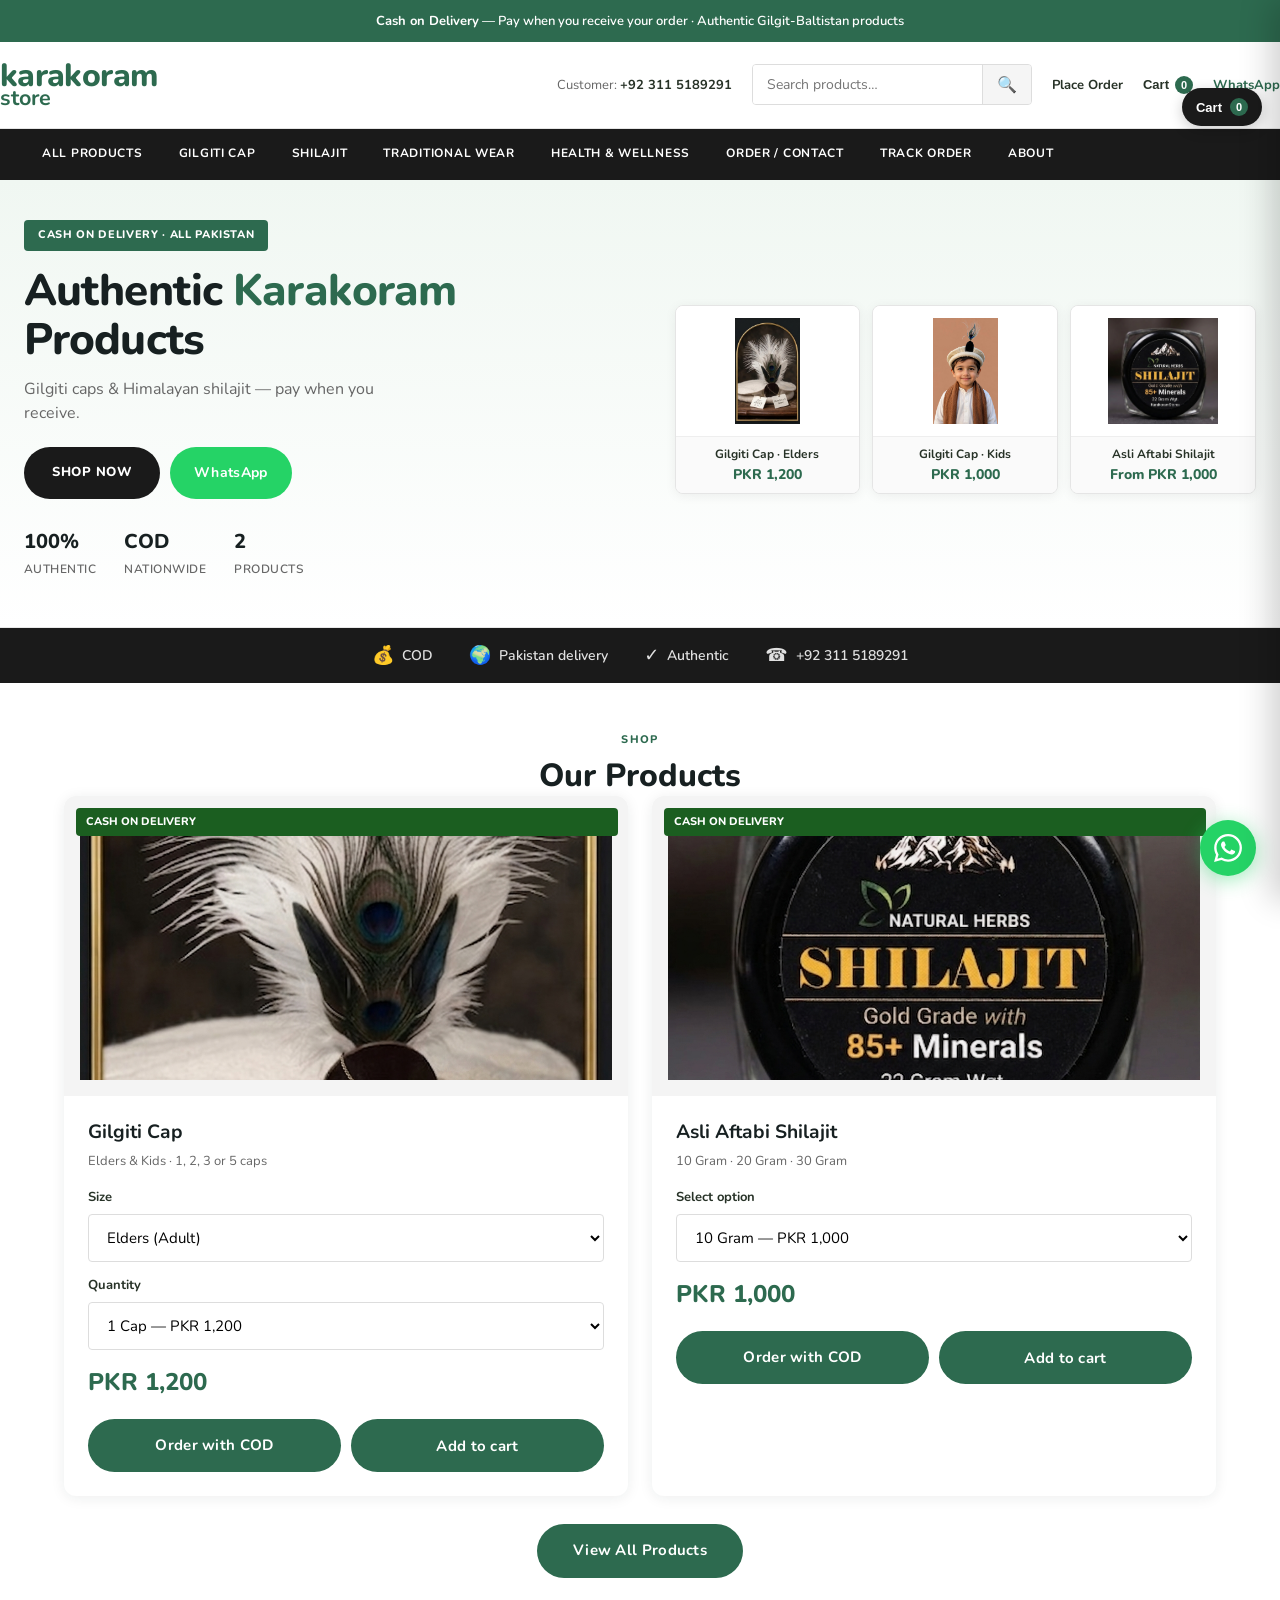
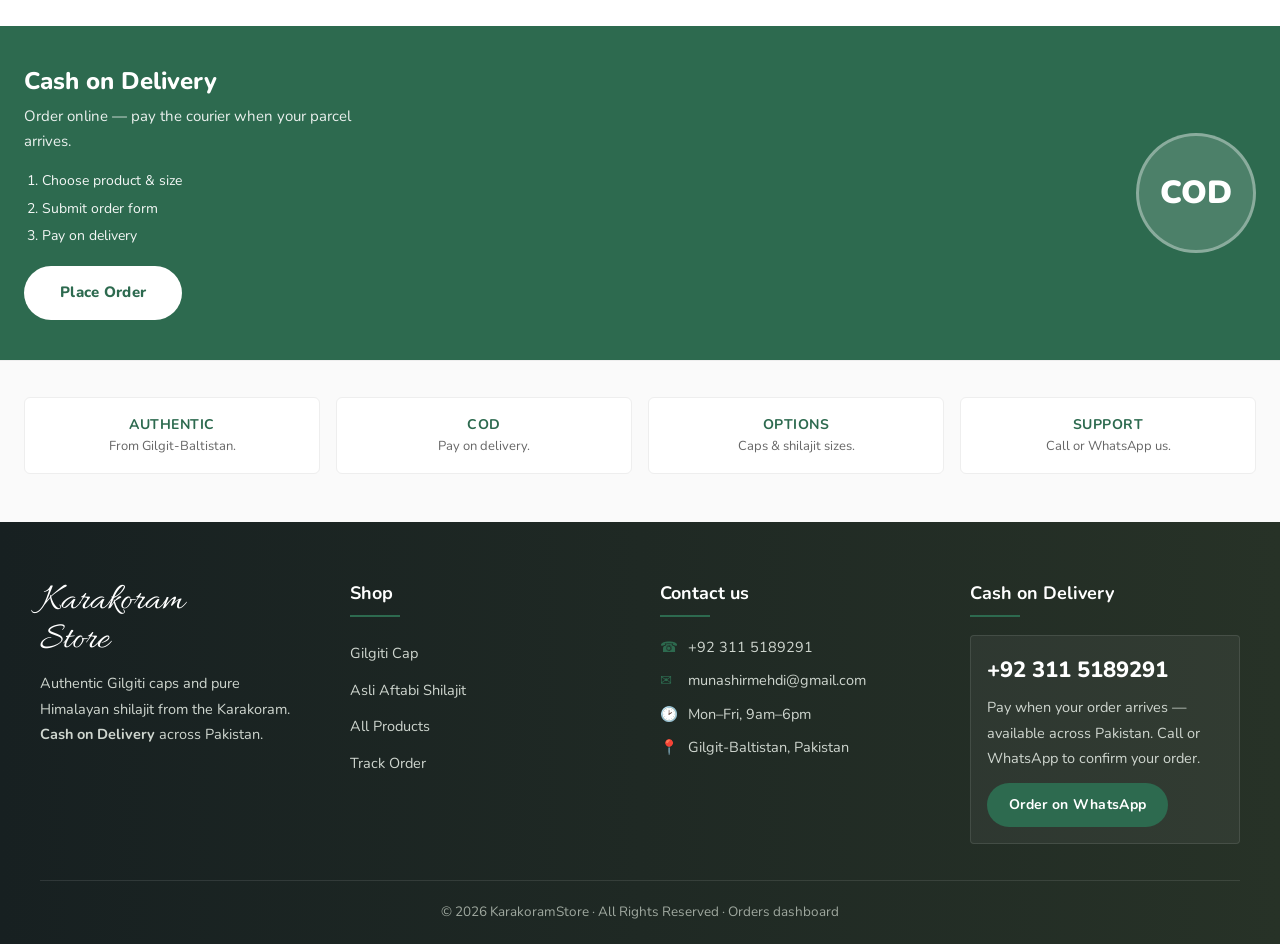
<file: index.html>
<!DOCTYPE html>
<html lang="en">
<head>
  <meta charset="UTF-8">
  <meta name="viewport" content="width=device-width, initial-scale=1.0">
  <title>KarakoramStore — Gilgiti Caps &amp; Himalayan Shilajit | Cash on Delivery</title>
  <meta name="description" content="Shop authentic Gilgiti caps and Asli Aftabi Shilajit from Gilgit-Baltistan. Cash on Delivery across Pakistan.">
  <link rel="stylesheet" href="css/style.css">
</head>
<body class="store-theme" data-page="home" id="top">

  <div id="site-header-host"></div>

  <section class="store-hero">
    <div class="store-hero-inner store-container">
      <div class="store-hero-copy">
        <span class="hero-pill">Cash on Delivery · All Pakistan</span>
        <h1>Authentic <em>Karakoram</em> Products</h1>
        <p class="lead">Gilgiti caps &amp; Himalayan shilajit — pay when you receive.</p>
        <div class="hero-cta">
          <a class="btn btn-lg hero-btn-primary" href="all-products.html">Shop Now</a>
          <a class="btn btn-lg btn-whatsapp" id="hero-whatsapp" href="#">WhatsApp</a>
        </div>
        <ul class="hero-stats">
          <li><strong>100%</strong> Authentic</li>
          <li><strong>COD</strong> Nationwide</li>
          <li><strong>2</strong> Products</li>
        </ul>
      </div>
      <div class="store-hero-products" id="hero-products">
        <a href="product.html?id=gilgiti-cap" class="hero-product-card">
          <img src="images/Gilgitcaps.jpg" alt="Gilgiti Cap — Elders" loading="lazy">
          <div class="hero-product-card-body">
            <span class="hero-product-card-title">Gilgiti Cap · Elders</span>
            <span class="hero-product-card-price">PKR 1,200</span>
          </div>
        </a>
        <a href="product.html?id=gilgiti-cap&amp;size=kids" class="hero-product-card">
          <img src="images/GilgitcapKids.jpeg" alt="Gilgiti Cap — Kids" loading="lazy">
          <div class="hero-product-card-body">
            <span class="hero-product-card-title">Gilgiti Cap · Kids</span>
            <span class="hero-product-card-price">PKR 1,000</span>
          </div>
        </a>
        <a href="product.html?id=asli-aftabi-shilajit" class="hero-product-card">
          <img src="images/Shilajit.png" alt="Asli Aftabi Shilajit" loading="lazy">
          <div class="hero-product-card-body">
            <span class="hero-product-card-title">Asli Aftabi Shilajit</span>
            <span class="hero-product-card-price">From PKR 1,000</span>
          </div>
        </a>
      </div>
    </div>
  </section>

  <div class="trust-bar">
    <div class="store-container trust-bar-inner">
      <div class="trust-item"><span class="trust-icon">&#128176;</span> COD</div>
      <div class="trust-item"><span class="trust-icon">&#127757;</span> Pakistan delivery</div>
      <div class="trust-item"><span class="trust-icon">&#10003;</span> Authentic</div>
      <div class="trust-item"><span class="trust-icon">&#9742;</span> <span id="trust-phone">+92 311 5189291</span></div>
    </div>
  </div>

  <section id="shop" class="section featured-shop">
    <div class="section-head store-container">
      <span class="section-label">Shop</span>
      <h2>Our Products</h2>
    </div>
    <div class="featured-product-grid" id="featured-products"></div>
    <div class="section-cta">
      <a class="btn" href="all-products.html">View All Products</a>
    </div>
  </section>

  <section class="cod-section">
    <div class="store-container cod-section-inner">
      <div class="cod-section-copy">
        <h2>Cash on Delivery</h2>
        <p>Order online — pay the courier when your parcel arrives.</p>
        <ol class="cod-steps">
          <li>Choose product &amp; size</li>
          <li>Submit order form</li>
          <li>Pay on delivery</li>
        </ol>
        <a class="btn hero-btn-light" href="contact.html">Place Order</a>
      </div>
      <div class="cod-section-badge" aria-hidden="true">
        <div class="cod-big-badge"><span>COD</span></div>
      </div>
    </div>
  </section>

  <section class="why-section">
    <div class="store-container">
      <div class="why-grid">
        <article class="why-card"><h3>Authentic</h3><p>From Gilgit-Baltistan.</p></article>
        <article class="why-card"><h3>COD</h3><p>Pay on delivery.</p></article>
        <article class="why-card"><h3>Options</h3><p>Caps &amp; shilajit sizes.</p></article>
        <article class="why-card"><h3>Support</h3><p>Call or WhatsApp us.</p></article>
      </div>
    </div>
  </section>

  <div id="site-footer-host"></div>

  <script src="js/site.js"></script>
  <script src="js/products.js"></script>
  <script src="js/main.js"></script>
</body>
</html>
</file>
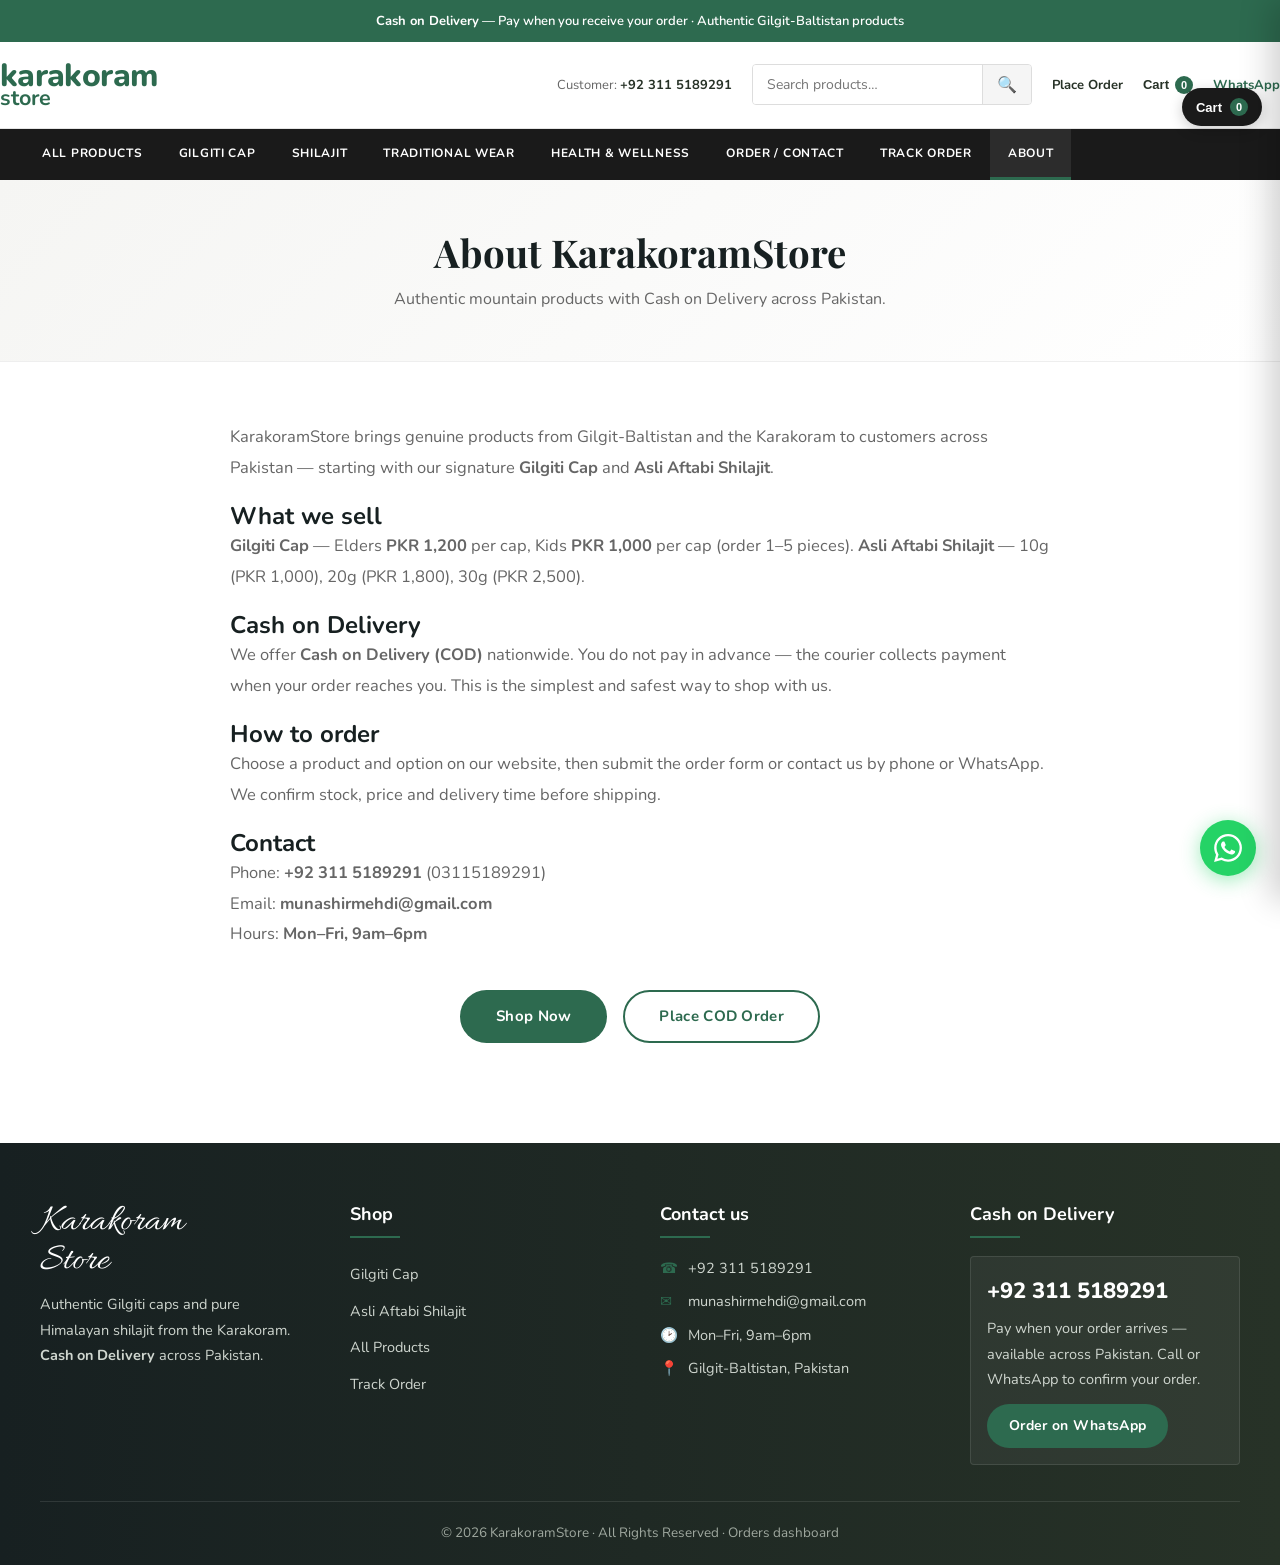
<file: about.html>
<!DOCTYPE html>
<html lang="en">
<head>
  <meta charset="UTF-8">
  <meta name="viewport" content="width=device-width, initial-scale=1.0">
  <title>About Us - KarakoramStore</title>
  <link rel="stylesheet" href="css/style.css">
</head>
<body class="store-theme" data-page="about" id="top">

  <div id="site-header-host"></div>

  <section class="page-hero-compact">
    <div class="max-wrap">
      <h1>About KarakoramStore</h1>
      <p>Authentic mountain products with Cash on Delivery across Pakistan.</p>
    </div>
  </section>

  <main class="page-content">
    <p>KarakoramStore brings genuine products from Gilgit-Baltistan and the Karakoram to customers across Pakistan — starting with our signature <strong>Gilgiti Cap</strong> and <strong>Asli Aftabi Shilajit</strong>.</p>

    <h2>What we sell</h2>
    <p><strong>Gilgiti Cap</strong> — Elders <strong>PKR 1,200</strong> per cap, Kids <strong>PKR 1,000</strong> per cap (order 1–5 pieces). <strong>Asli Aftabi Shilajit</strong> — 10g (PKR 1,000), 20g (PKR 1,800), 30g (PKR 2,500).</p>

    <h2>Cash on Delivery</h2>
    <p>We offer <strong>Cash on Delivery (COD)</strong> nationwide. You do not pay in advance — the courier collects payment when your order reaches you. This is the simplest and safest way to shop with us.</p>

    <h2>How to order</h2>
    <p>Choose a product and option on our website, then submit the order form or contact us by phone or WhatsApp. We confirm stock, price and delivery time before shipping.</p>

    <h2>Contact</h2>
    <p>Phone: <strong>+92 311 5189291</strong> (03115189291)<br>
    Email: <strong>munashirmehdi@gmail.com</strong><br>
    Hours: <strong>Mon–Fri, 9am–6pm</strong></p>

    <div style="text-align:center;margin:40px 0;">
      <a class="btn" href="all-products.html">Shop Now</a>
      <a class="btn outline" href="contact.html" style="margin-left:12px;">Place COD Order</a>
    </div>
  </main>

  <div id="site-footer-host"></div>

  <script src="js/site.js"></script>
  <script src="js/products.js"></script>
  <script src="js/main.js"></script>
</body>
</html>
</file>
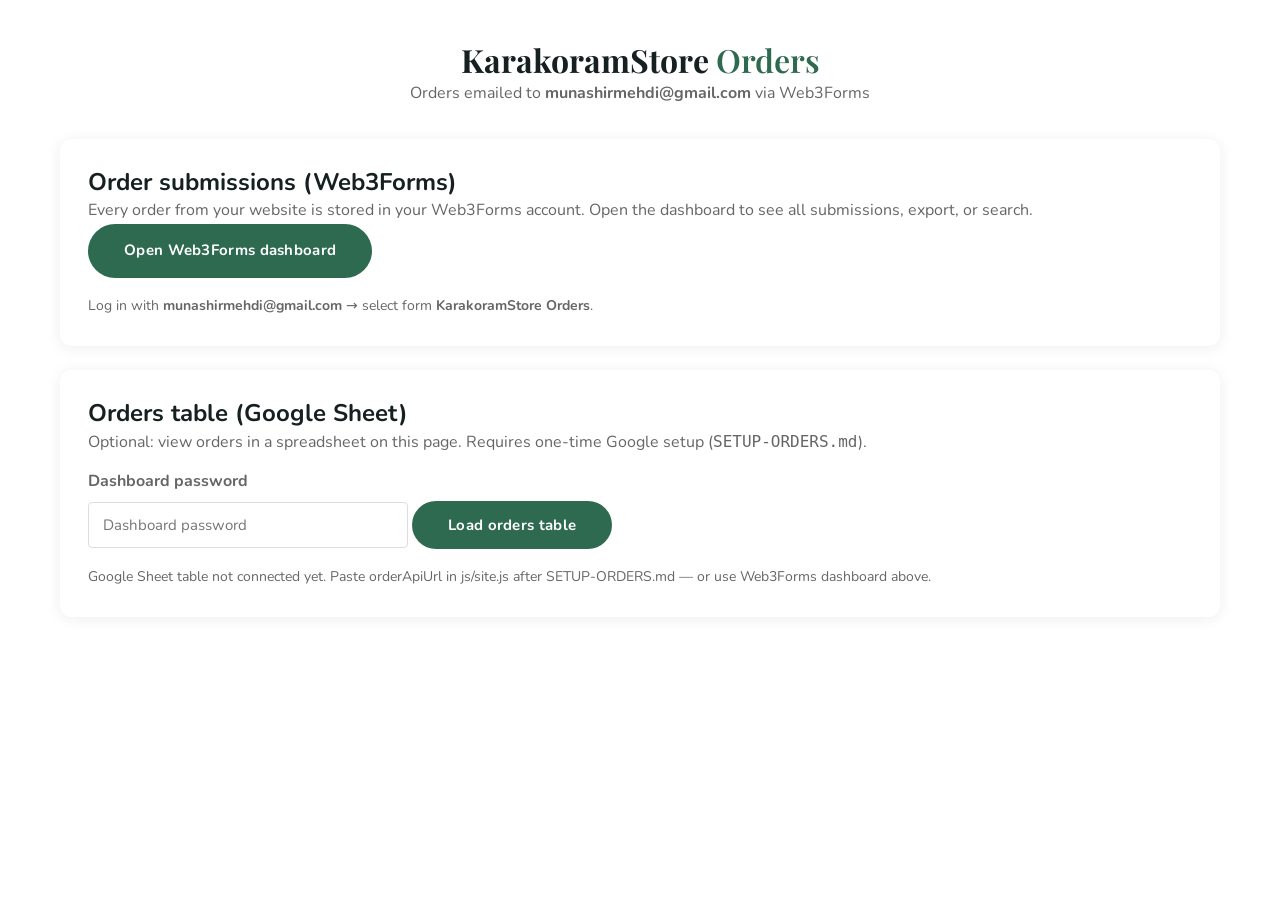
<file: admin.html>
<!DOCTYPE html>
<html lang="en">
<head>
  <meta charset="UTF-8">
  <meta name="viewport" content="width=device-width, initial-scale=1.0">
  <meta name="robots" content="noindex, nofollow">
  <title>Orders Dashboard - KarakoramStore</title>
  <link rel="stylesheet" href="css/style.css">
  <link rel="stylesheet" href="css/admin.css">
</head>
<body data-page="admin" id="top">

  <div class="admin-wrap">
    <header class="admin-header">
      <h1>KarakoramStore <span>Orders</span></h1>
      <p>Orders emailed to <strong>munashirmehdi@gmail.com</strong> via Web3Forms</p>
    </header>

    <section id="web3forms-panel" class="admin-card" hidden>
      <h2>Order submissions (Web3Forms)</h2>
      <p>Every order from your website is stored in your Web3Forms account. Open the dashboard to see all submissions, export, or search.</p>
      <a class="btn" href="https://app.web3forms.com/" target="_blank" rel="noopener">Open Web3Forms dashboard</a>
      <p class="admin-hint" style="margin-top:16px;">Log in with <strong>munashirmehdi@gmail.com</strong> → select form <strong>KarakoramStore Orders</strong>.</p>
    </section>

    <section id="login-panel" class="admin-card">
      <h2>Orders table (Google Sheet)</h2>
      <p>Optional: view orders in a spreadsheet on this page. Requires one-time Google setup (<code>SETUP-ORDERS.md</code>).</p>
      <label for="admin-pass">Dashboard password</label>
      <input type="password" id="admin-pass" placeholder="Dashboard password" autocomplete="current-password">
      <button type="button" class="btn" id="admin-login-btn">Load orders table</button>
      <p id="login-error" class="admin-error" hidden></p>
      <p id="api-hint" class="admin-hint"></p>
    </section>

    <section id="dashboard-panel" class="admin-card" hidden>
      <div class="admin-toolbar">
        <h2>Recent orders (Google Sheet)</h2>
        <button type="button" class="btn outline" id="refresh-orders">Refresh</button>
        <button type="button" class="btn outline" id="logout-btn">Log out</button>
      </div>
      <p id="orders-count" class="orders-count"></p>
      <div class="table-wrap">
        <table class="orders-table" id="orders-table">
          <thead>
            <tr>
              <th>Date</th>
              <th>ID</th>
              <th>Product</th>
              <th>Option</th>
              <th>Price</th>
              <th>Payment</th>
              <th>Customer</th>
              <th>Phone</th>
              <th>Address</th>
              <th>Status</th>
            </tr>
          </thead>
          <tbody id="orders-body"></tbody>
        </table>
      </div>
      <p class="admin-hint">New orders are saved to your Google Sheet when <code>orderApiUrl</code> is set in <code>js/site.js</code>.</p>
    </section>
  </div>

  <script src="js/site.js"></script>
  <script src="js/products.js"></script>
  <script src="js/orders-api.js"></script>
  <script src="js/admin.js"></script>
</body>
</html>
</file>
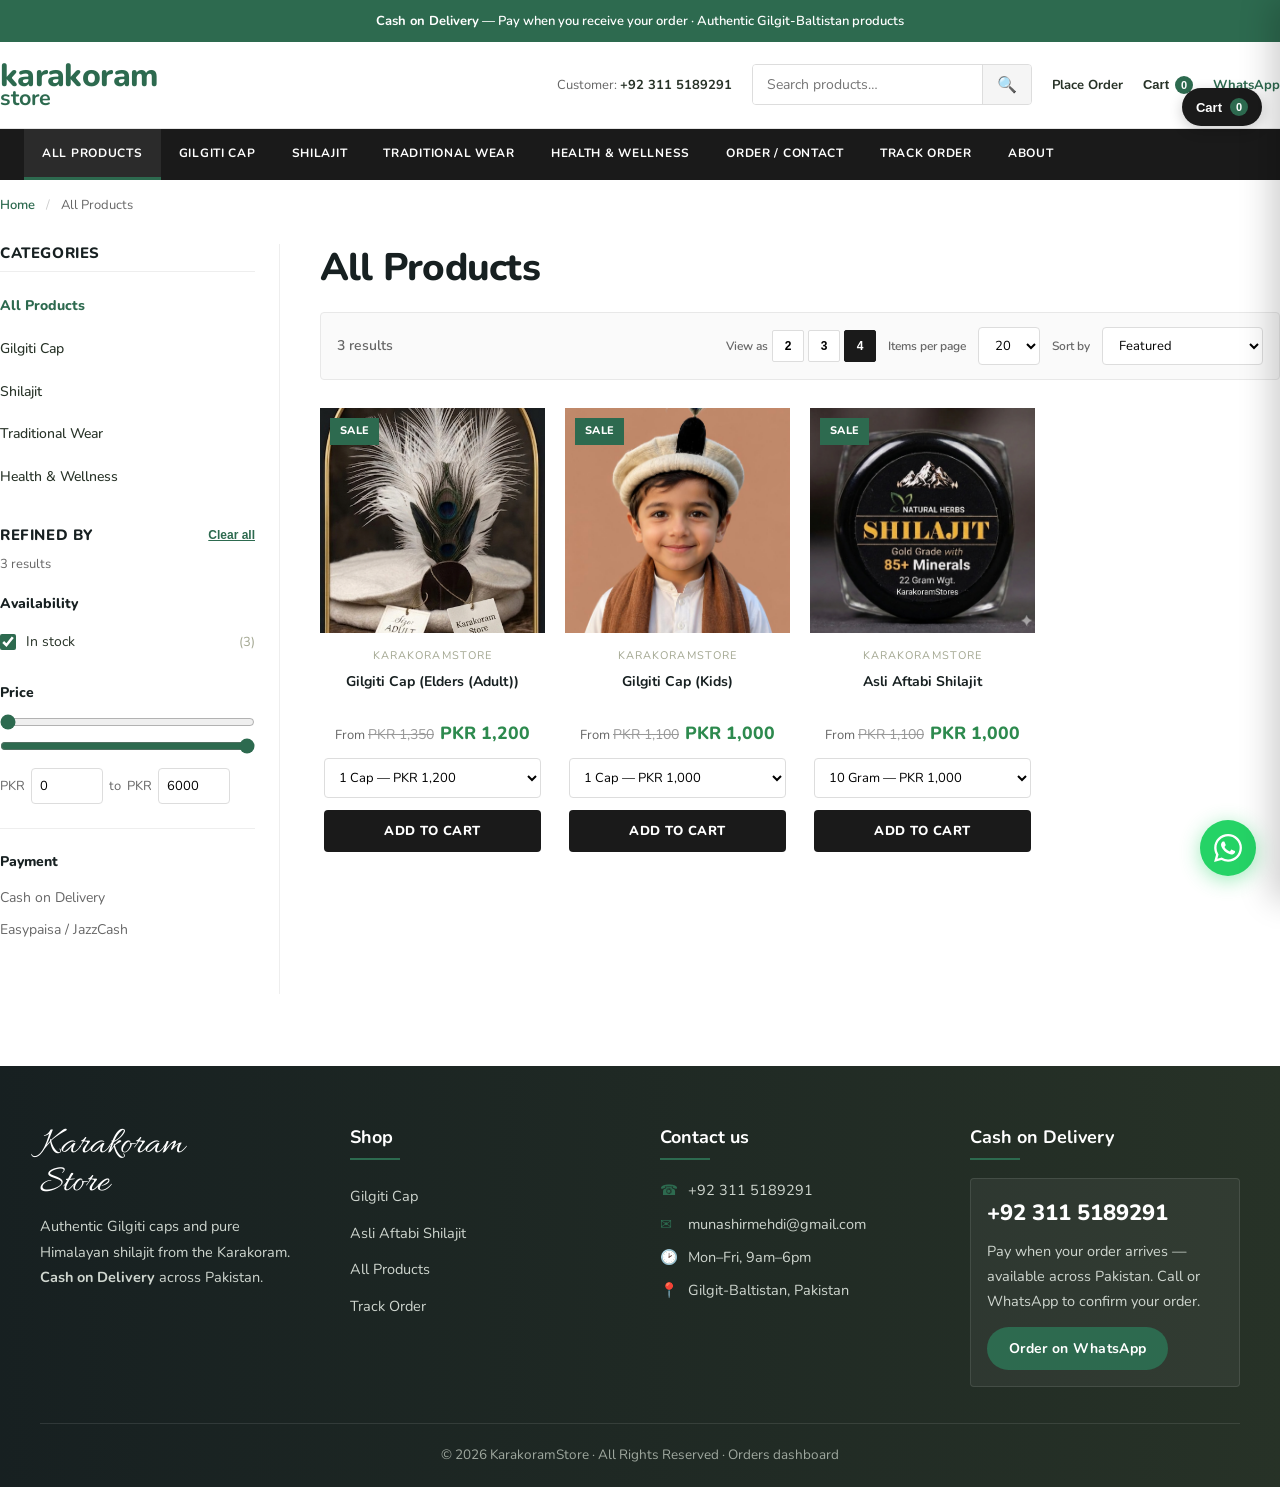
<file: all-books.html>
<!DOCTYPE html>
<html lang="en">
<head>
  <meta charset="UTF-8">
  <meta http-equiv="refresh" content="0;url=all-products.html">
  <script>location.replace('all-products.html' + location.search);</script>
  <title>Redirecting…</title>
</head>
<body>
  <p><a href="all-products.html">Continue to all products</a></p>
</body>
</html>
</file>
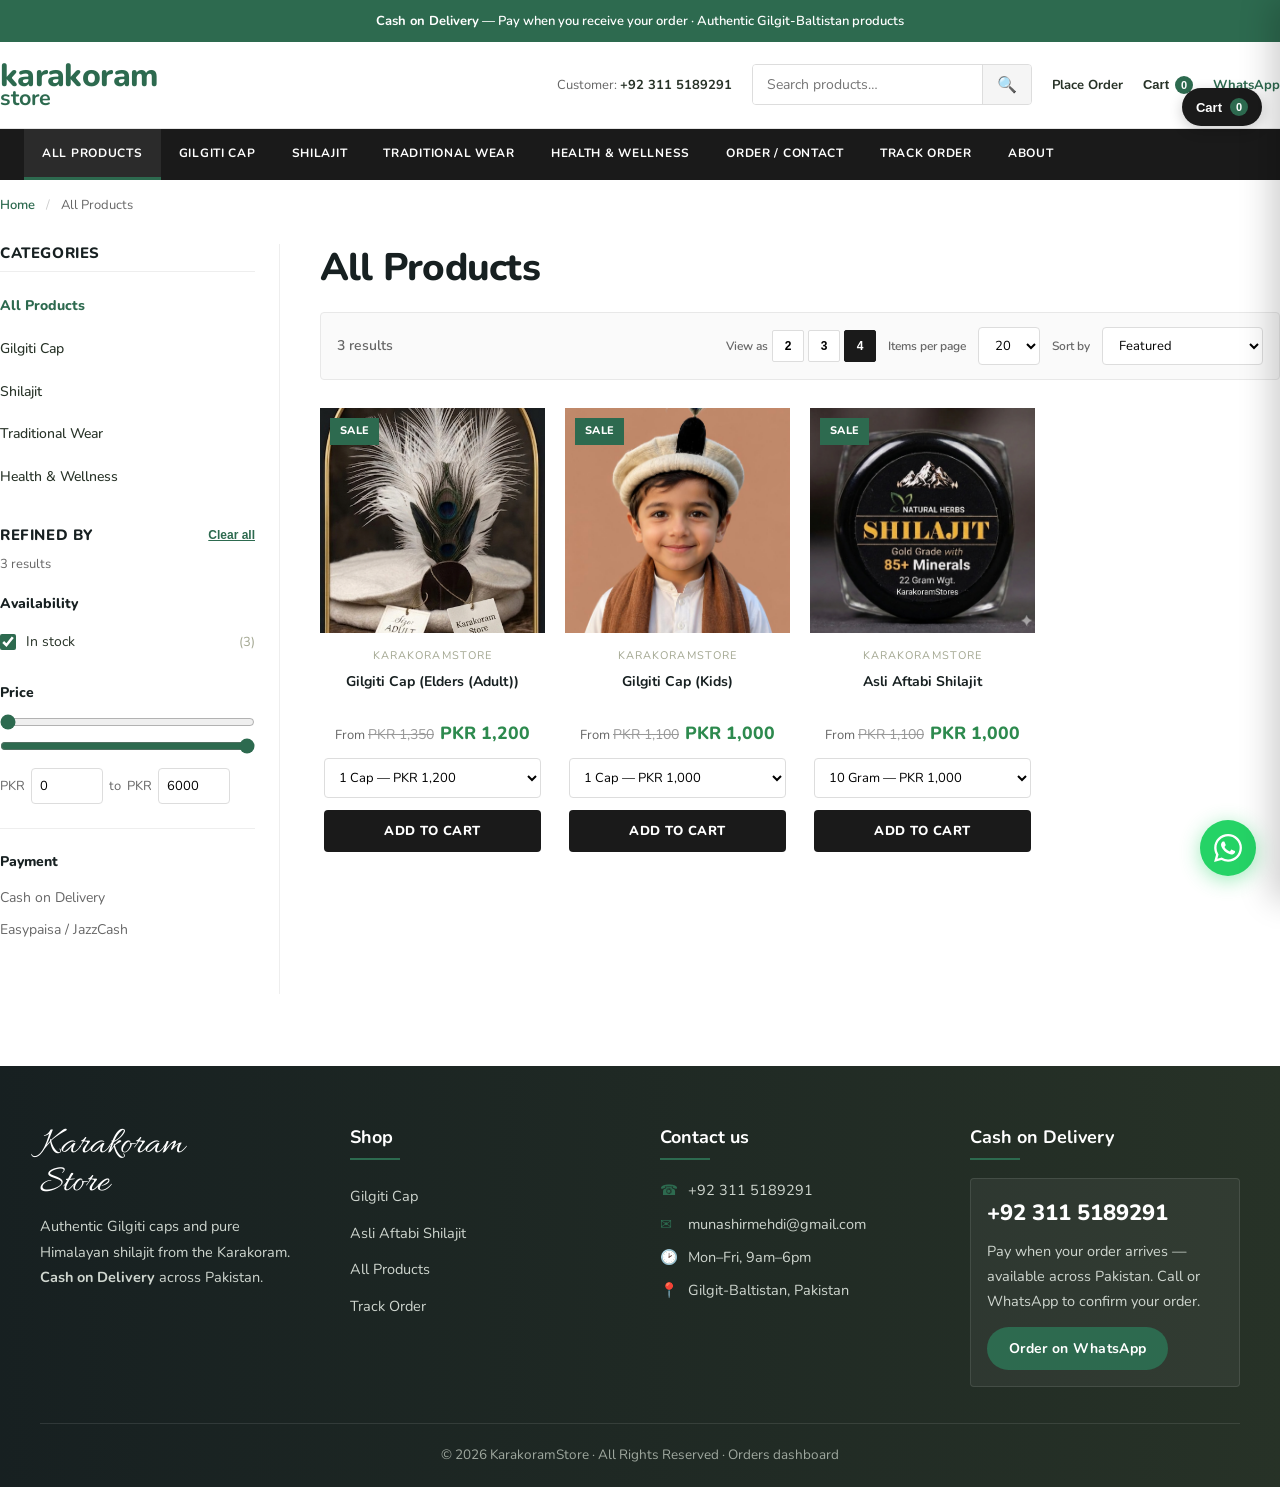
<file: all-products.html>
<!DOCTYPE html>
<html lang="en">
<head>
  <meta charset="UTF-8">
  <meta name="viewport" content="width=device-width, initial-scale=1.0">
  <title>All Products - KarakoramStore</title>
  <meta name="description" content="Shop authentic Gilgiti caps and Himalayan shilajit. Cash on Delivery across Pakistan.">
  <link rel="stylesheet" href="css/style.css">
</head>
<body class="store-theme" data-page="all-products" id="top">

  <div id="site-header-host"></div>

  <div class="shop-breadcrumb store-container">
    <a href="index.html">Home</a>
    <span aria-hidden="true">/</span>
    <span>All Products</span>
  </div>

  <div class="shop-page store-container">
    <aside class="shop-sidebar" id="shop-sidebar">
      <button type="button" class="shop-sidebar-close" id="shop-sidebar-close" aria-label="Close filters">&times;</button>

      <h2 class="shop-sidebar-title">Categories</h2>
      <ul class="shop-cat-list" id="shop-cat-list"></ul>

      <div class="shop-refine-block">
        <div class="shop-refine-head">
          <h2 class="shop-sidebar-title">Refined by</h2>
          <button type="button" class="shop-clear-btn" id="shop-clear-filters">Clear all</button>
        </div>
        <p class="shop-refine-count" id="shop-results-sidebar"></p>
      </div>

      <h3 class="shop-filter-heading">Availability</h3>
      <ul class="shop-check-list">
        <li>
          <label class="shop-check-label">
            <input type="checkbox" id="filter-in-stock" checked>
            <span>In stock</span>
            <span class="shop-check-count" id="count-in-stock"></span>
          </label>
        </li>
      </ul>

      <h3 class="shop-filter-heading">Price</h3>
      <div class="shop-price-filter">
        <div class="shop-range-wrap">
          <input type="range" id="price-range-min" class="shop-range" min="0" max="6000" value="0" aria-label="Minimum price">
          <input type="range" id="price-range-max" class="shop-range" min="0" max="6000" value="6000" aria-label="Maximum price">
        </div>
        <div class="shop-price-inputs">
          <span class="shop-price-currency">PKR</span>
          <input type="number" id="price-input-min" min="0" max="6000" value="0" aria-label="Min price">
          <span class="shop-price-to">to</span>
          <span class="shop-price-currency">PKR</span>
          <input type="number" id="price-input-max" min="0" max="6000" value="6000" aria-label="Max price">
        </div>
      </div>

      <hr class="shop-sidebar-hr">
      <h3 class="shop-filter-heading">Payment</h3>
      <ul class="shop-check-list shop-check-list-plain">
        <li>Cash on Delivery</li>
        <li>Easypaisa / JazzCash</li>
      </ul>
    </aside>

    <div class="shop-main">
      <h1 class="shop-page-title">All Products</h1>

      <div class="shop-toolbar-bar">
        <div class="shop-toolbar-bar-left">
          <button type="button" class="shop-filter-btn" id="shop-filter-open">Filter</button>
          <p class="shop-results" id="shop-results-count"></p>
        </div>
        <div class="shop-toolbar-bar-right">
          <div class="shop-view-as" aria-label="Grid layout">
            <span class="shop-tool-label">View as</span>
            <button type="button" class="shop-view-btn" data-cols="2" title="2 columns">2</button>
            <button type="button" class="shop-view-btn" data-cols="3" title="3 columns">3</button>
            <button type="button" class="shop-view-btn is-active" data-cols="4" title="4 columns">4</button>
          </div>
          <label class="shop-tool-label" for="shop-per-page">Items per page</label>
          <select id="shop-per-page" class="shop-tool-select">
            <option value="12">12</option>
            <option value="20" selected>20</option>
            <option value="50">50</option>
          </select>
          <label class="shop-tool-label" for="shop-sort">Sort by</label>
          <select id="shop-sort" class="shop-tool-select">
            <option value="featured">Featured</option>
            <option value="name-asc">Alphabetically, A–Z</option>
            <option value="price-asc">Price, low to high</option>
            <option value="price-desc">Price, high to low</option>
          </select>
        </div>
      </div>

      <div class="shop-grid cols-4" id="shop-products-grid"></div>
    </div>
  </div>

  <div id="shop-sidebar-backdrop" class="shop-sidebar-backdrop" hidden></div>
  <div id="site-footer-host"></div>

  <script src="js/site.js"></script>
  <script src="js/products.js"></script>
  <script src="js/main.js"></script>
</body>
</html>
</file>
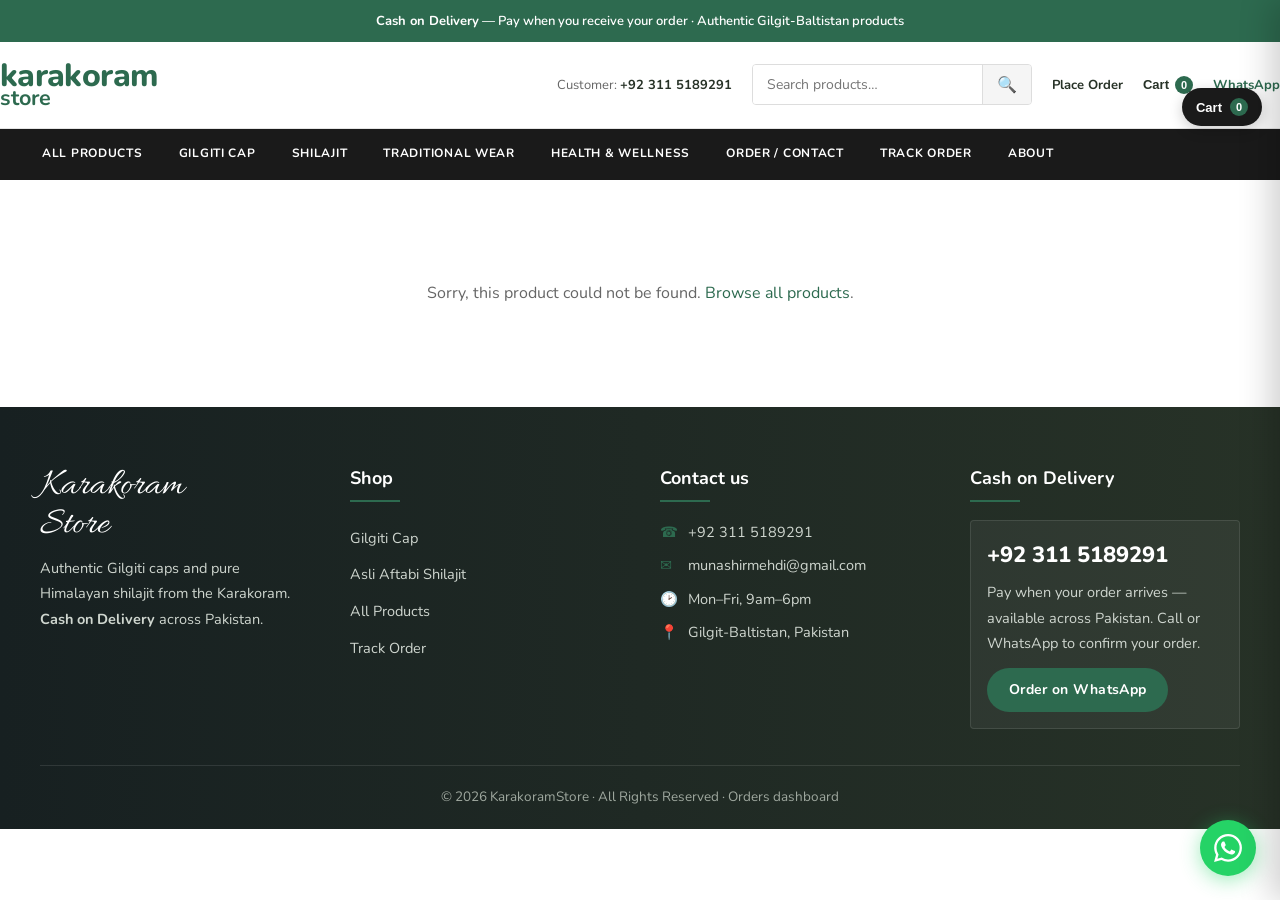
<file: book.html>
<!DOCTYPE html>
<html lang="en">
<head>
  <meta charset="UTF-8">
  <script>location.replace('product.html' + location.search);</script>
  <title>Redirecting…</title>
</head>
<body>
  <p><a href="product.html">Continue to product</a></p>
</body>
</html>
</file>
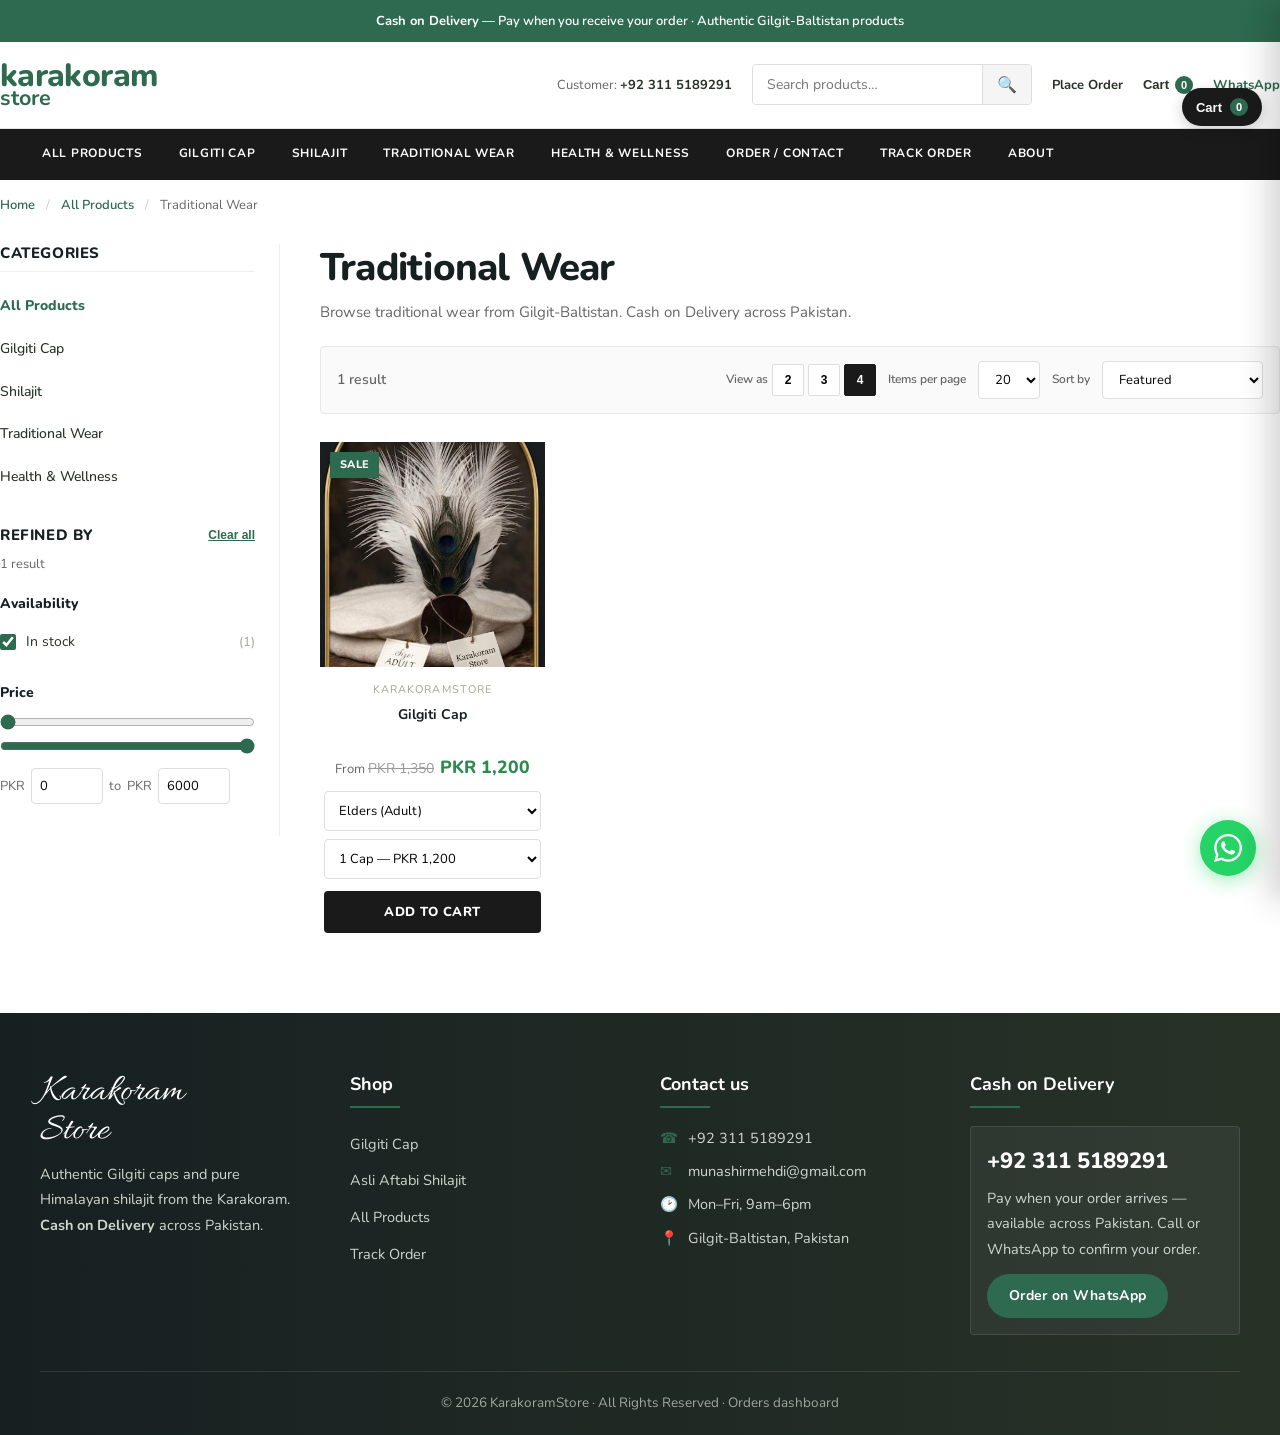
<file: category.html>
<!DOCTYPE html>
<html lang="en">
<head>
  <meta charset="UTF-8">
  <meta name="viewport" content="width=device-width, initial-scale=1.0">
  <title>Category - KarakoramStore</title>
  <link rel="stylesheet" href="css/style.css">
</head>
<body class="store-theme" data-page="category" id="top">

  <div id="site-header-host"></div>

  <div class="shop-breadcrumb store-container">
    <a href="index.html">Home</a>
    <span aria-hidden="true">/</span>
    <a href="all-products.html">All Products</a>
    <span aria-hidden="true">/</span>
    <span id="breadcrumb-cat">Category</span>
  </div>

  <div class="shop-page store-container">
    <aside class="shop-sidebar" id="shop-sidebar">
      <button type="button" class="shop-sidebar-close" id="shop-sidebar-close" aria-label="Close filters">&times;</button>
      <h2 class="shop-sidebar-title">Categories</h2>
      <ul class="shop-cat-list" id="shop-cat-list"></ul>
      <div class="shop-refine-block">
        <div class="shop-refine-head">
          <h2 class="shop-sidebar-title">Refined by</h2>
          <button type="button" class="shop-clear-btn" id="shop-clear-filters">Clear all</button>
        </div>
        <p class="shop-refine-count" id="shop-results-sidebar"></p>
      </div>
      <h3 class="shop-filter-heading">Availability</h3>
      <ul class="shop-check-list">
        <li>
          <label class="shop-check-label">
            <input type="checkbox" id="filter-in-stock" checked>
            <span>In stock</span>
            <span class="shop-check-count" id="count-in-stock"></span>
          </label>
        </li>
      </ul>
      <h3 class="shop-filter-heading">Price</h3>
      <div class="shop-price-filter">
        <div class="shop-range-wrap">
          <input type="range" id="price-range-min" class="shop-range" min="0" max="6000" value="0">
          <input type="range" id="price-range-max" class="shop-range" min="0" max="6000" value="6000">
        </div>
        <div class="shop-price-inputs">
          <span class="shop-price-currency">PKR</span>
          <input type="number" id="price-input-min" min="0" max="6000" value="0">
          <span class="shop-price-to">to</span>
          <span class="shop-price-currency">PKR</span>
          <input type="number" id="price-input-max" min="0" max="6000" value="6000">
        </div>
      </div>
    </aside>

    <div class="shop-main">
      <h1 class="shop-page-title" id="cat-title">Category</h1>
      <p class="shop-page-lead" id="cat-description"></p>
      <div class="shop-toolbar-bar">
        <div class="shop-toolbar-bar-left">
          <button type="button" class="shop-filter-btn" id="shop-filter-open">Filter</button>
          <p class="shop-results" id="shop-results-count"></p>
        </div>
        <div class="shop-toolbar-bar-right">
          <div class="shop-view-as">
            <span class="shop-tool-label">View as</span>
            <button type="button" class="shop-view-btn" data-cols="2">2</button>
            <button type="button" class="shop-view-btn" data-cols="3">3</button>
            <button type="button" class="shop-view-btn is-active" data-cols="4">4</button>
          </div>
          <label class="shop-tool-label" for="shop-per-page">Items per page</label>
          <select id="shop-per-page" class="shop-tool-select">
            <option value="12">12</option>
            <option value="20" selected>20</option>
          </select>
          <label class="shop-tool-label" for="shop-sort">Sort by</label>
          <select id="shop-sort" class="shop-tool-select">
            <option value="featured">Featured</option>
            <option value="name-asc">Alphabetically, A–Z</option>
            <option value="price-asc">Price, low to high</option>
            <option value="price-desc">Price, high to low</option>
          </select>
        </div>
      </div>
      <div class="shop-grid cols-4" id="shop-products-grid"></div>
    </div>
  </div>

  <div id="shop-sidebar-backdrop" class="shop-sidebar-backdrop" hidden></div>
  <div id="site-footer-host"></div>

  <script src="js/site.js"></script>
  <script src="js/products.js"></script>
  <script src="js/main.js"></script>
</body>
</html>
</file>
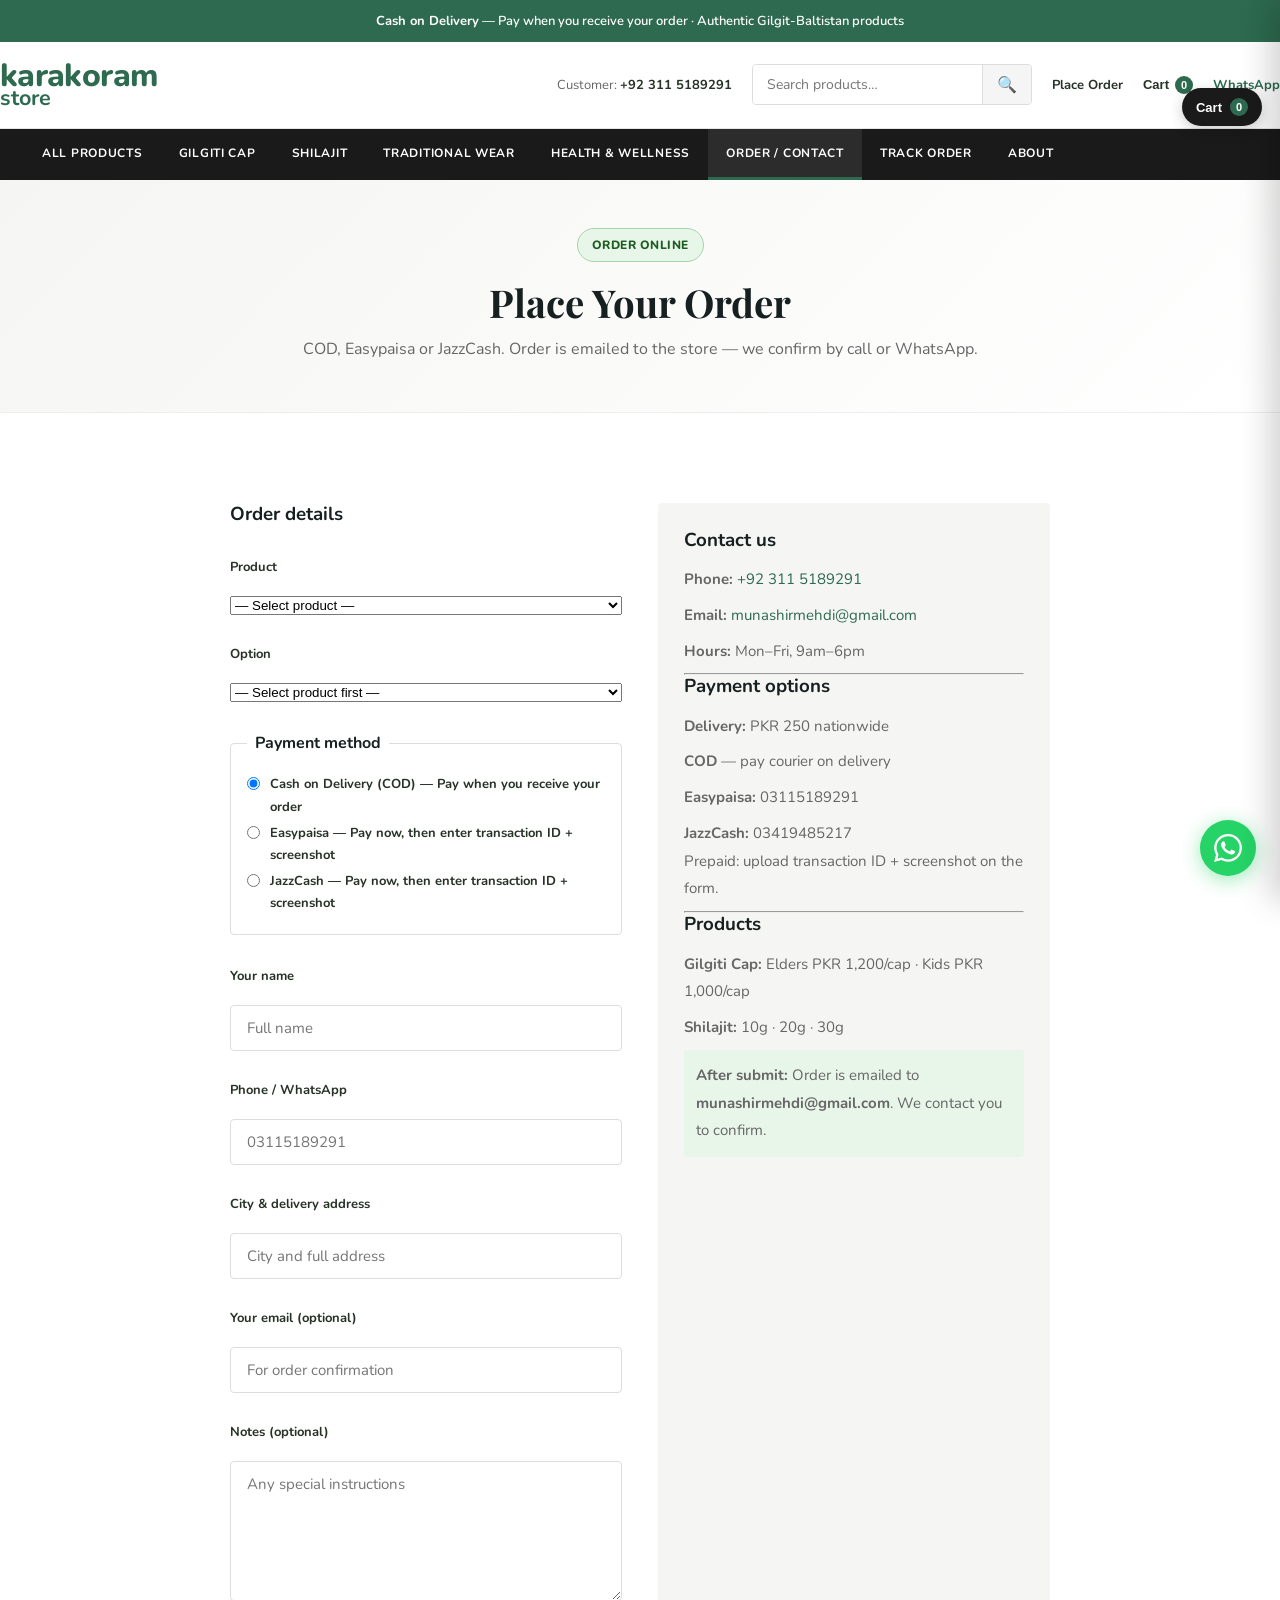
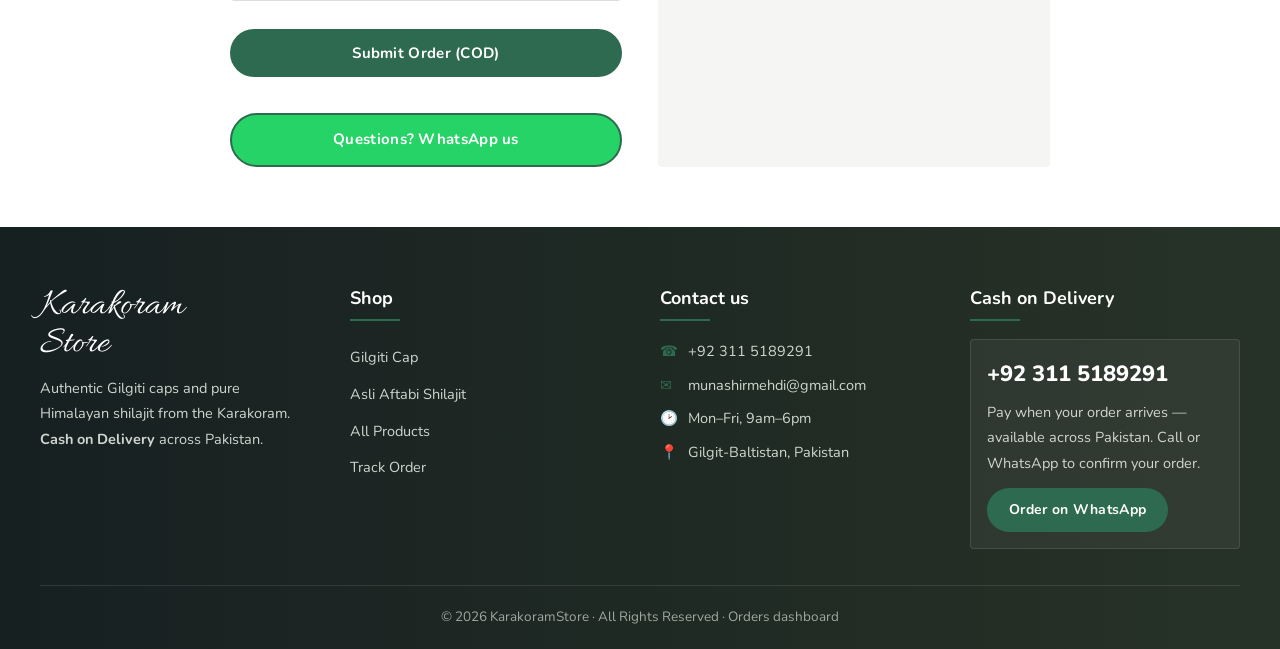
<file: contact.html>
<!DOCTYPE html>
<html lang="en">
<head>
  <meta charset="UTF-8">
  <meta name="viewport" content="width=device-width, initial-scale=1.0">
  <title>Order / Contact - KarakoramStore</title>
  <link rel="stylesheet" href="css/style.css">
</head>
<body class="store-theme" data-page="contact" id="top">

  <div id="site-header-host"></div>

  <section class="page-hero-compact">
    <div class="max-wrap">
      <span class="pill pill-cod">Order online</span>
      <h1>Place Your Order</h1>
      <p>COD, Easypaisa or JazzCash. Order is emailed to the store — we confirm by call or WhatsApp.</p>
    </div>
  </section>

  <main class="page-content order-page">
    <div class="contact-grid">
      <form class="contact-form order-form" id="contactForm" enctype="multipart/form-data">
        <h3 class="form-heading">Order details</h3>

        <label for="order-product">Product</label>
        <select id="order-product" name="product" required>
          <option value="">— Select product —</option>
          <option value="gilgiti-cap">Gilgiti Cap</option>
          <option value="asli-aftabi-shilajit">Asli Aftabi Shilajit</option>
        </select>

        <label for="order-variant">Option</label>
        <select id="order-variant" name="variant" required>
          <option value="">— Select product first —</option>
        </select>

        <div class="order-summary-box" id="order-summary-box" hidden>
          <h4>Order summary</h4>
          <div class="order-summary-lines" id="order-summary-lines"></div>
          <p class="order-summary-delivery-note">Delivery across Pakistan · <strong id="order-delivery-estimate">3–5 business days</strong></p>
        </div>

        <fieldset class="payment-fieldset">
          <legend>Payment method</legend>
          <label class="payment-option">
            <input type="radio" name="payment" value="cod" checked>
            <span><strong>Cash on Delivery (COD)</strong> — Pay when you receive your order</span>
          </label>
          <label class="payment-option">
            <input type="radio" name="payment" value="easypaisa">
            <span><strong>Easypaisa</strong> — Pay now, then enter transaction ID + screenshot</span>
          </label>
          <label class="payment-option">
            <input type="radio" name="payment" value="jazzcash">
            <span><strong>JazzCash</strong> — Pay now, then enter transaction ID + screenshot</span>
          </label>
        </fieldset>

        <div id="prepaid-fields" class="prepaid-fields" hidden>
          <p class="prepaid-instructions" id="prepaid-instructions"></p>
          <label for="order-txn">Transaction ID <span class="req">*</span></label>
          <input type="text" id="order-txn" name="transaction_id" placeholder="e.g. 12345678901">
          <label for="order-screenshot">Payment screenshot <span class="req">*</span></label>
          <input type="file" id="order-screenshot" name="screenshot" accept="image/*">
          <p class="field-hint">Upload a clear screenshot of your successful payment.</p>
        </div>

        <label for="order-name">Your name</label>
        <input type="text" id="order-name" name="name" placeholder="Full name" required>

        <label for="order-phone">Phone / WhatsApp</label>
        <input type="tel" id="order-phone" name="phone" placeholder="03115189291" required>

        <label for="order-city">City &amp; delivery address</label>
        <input type="text" id="order-city" name="city" placeholder="City and full address" required>

        <label for="order-email">Your email (optional)</label>
        <input type="email" id="order-email" name="email" placeholder="For order confirmation">

        <label for="messageInput">Notes (optional)</label>
        <textarea name="message" id="messageInput" placeholder="Any special instructions" rows="4"></textarea>

        <button type="submit" class="btn" id="submit-order-btn">Submit Order</button>
        <div id="order-status" aria-live="polite"></div>
        <a class="btn outline btn-whatsapp-block" id="contact-wa-btn" href="#" target="_blank" rel="noopener">Questions? WhatsApp us</a>
      </form>

      <aside class="contact-info-block">
        <h3>Contact us</h3>
        <p><strong>Phone:</strong> <span id="contact-page-phone">+92 311 5189291</span></p>
        <p><strong>Email:</strong> <span id="contact-page-email">munashirmehdi@gmail.com</span></p>
        <p><strong>Hours:</strong> <span id="contact-page-hours">Mon–Fri, 9am–6pm</span></p>
        <hr>
        <h3>Payment options</h3>
        <p><strong>Delivery:</strong> PKR 250 nationwide</p>
        <p><strong>COD</strong> — pay courier on delivery</p>
        <p><strong>Easypaisa:</strong> <span id="contact-easypaisa">03115189291</span></p>
        <p><strong>JazzCash:</strong> <span id="contact-jazzcash">03419485217</span></p>
        <p class="field-hint">Prepaid: upload transaction ID + screenshot on the form.</p>
        <hr>
        <h3>Products</h3>
        <p><strong>Gilgiti Cap:</strong> Elders PKR 1,200/cap · Kids PKR 1,000/cap</p>
        <p><strong>Shilajit:</strong> 10g · 20g · 30g</p>
        <p class="order-note"><strong>After submit:</strong> Order is emailed to <strong>munashirmehdi@gmail.com</strong>. We contact you to confirm.</p>
      </aside>
    </div>
  </main>

  <div id="site-footer-host"></div>

  <div id="order-modal" class="order-modal" hidden aria-hidden="true">
    <div class="order-modal-backdrop" id="order-modal-backdrop"></div>
    <div class="order-modal-box" role="dialog" aria-labelledby="order-modal-title" aria-modal="true">
      <button type="button" class="order-modal-close" id="order-modal-close" aria-label="Close">&times;</button>
      <div id="order-modal-body"></div>
    </div>
  </div>

  <script src="js/site.js"></script>
  <script src="js/products.js"></script>
  <script src="js/orders-api.js"></script>
  <script src="js/main.js"></script>
</body>
</html>
</file>
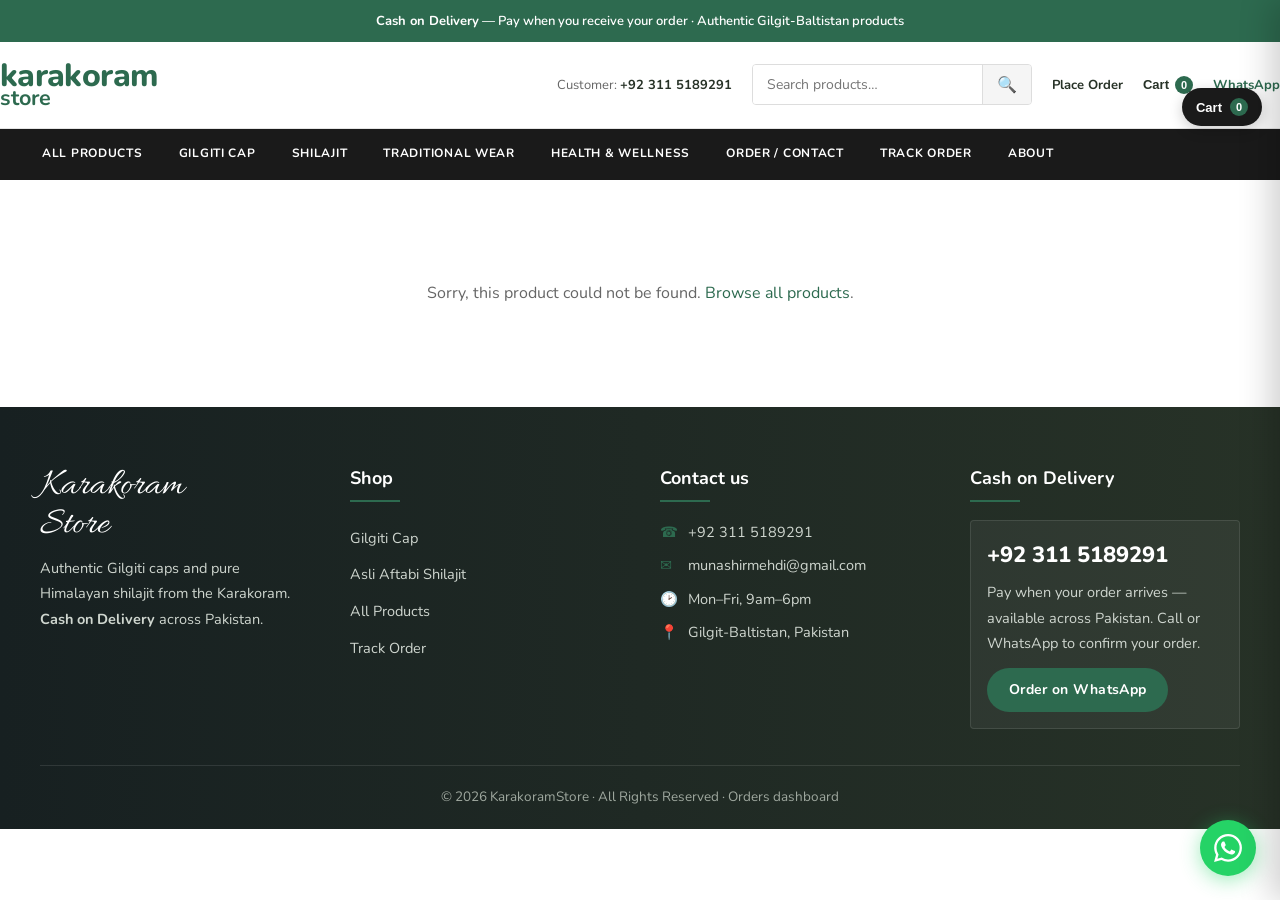
<file: product.html>
<!DOCTYPE html>
<html lang="en">
<head>
  <meta charset="UTF-8">
  <meta name="viewport" content="width=device-width, initial-scale=1.0">
  <title>Product - KarakoramStore</title>
  <link rel="stylesheet" href="css/style.css">
</head>
<body class="store-theme" data-page="product" id="top">

  <div id="site-header-host"></div>

  <main class="product-single" id="product-detail">
    <p style="text-align:center;padding:40px 0;color:#999;">Loading product...</p>
  </main>

  <div id="site-footer-host"></div>

  <script src="js/site.js"></script>
  <script src="js/products.js"></script>
  <script src="js/main.js"></script>
</body>
</html>
</file>
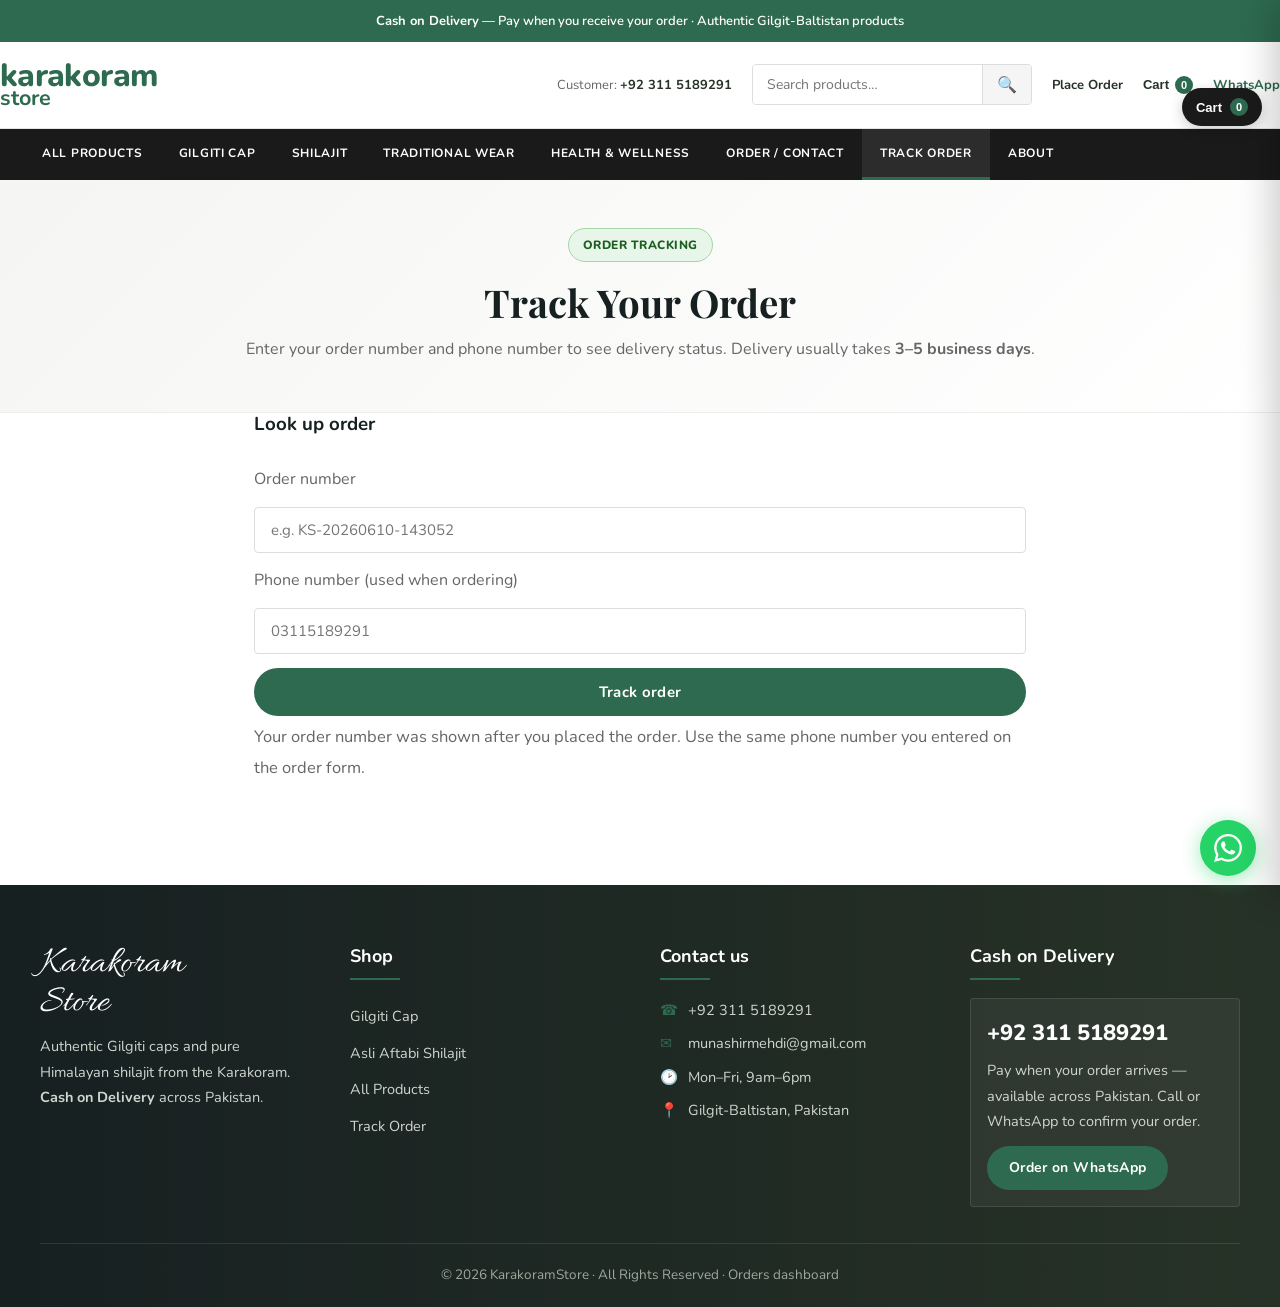
<file: track-order.html>
<!DOCTYPE html>
<html lang="en">
<head>
  <meta charset="UTF-8">
  <meta name="viewport" content="width=device-width, initial-scale=1.0">
  <title>Track Your Order - KarakoramStore</title>
  <meta name="description" content="Track your KarakoramStore order by order number and phone. Estimated delivery 3–5 business days across Pakistan.">
  <link rel="stylesheet" href="css/style.css">
</head>
<body class="store-theme" data-page="track" id="top">

  <div id="site-header-host"></div>

  <section class="page-hero-compact">
    <div class="max-wrap">
      <span class="pill pill-cod">Order tracking</span>
      <h1>Track Your Order</h1>
      <p>Enter your order number and phone number to see delivery status. Delivery usually takes <strong>3–5 business days</strong>.</p>
    </div>
  </section>

  <main class="page-content track-page">
    <div class="track-grid store-container">
      <form class="contact-form track-form" id="track-form">
        <h3 class="form-heading">Look up order</h3>
        <label for="track-order-id">Order number</label>
        <input type="text" id="track-order-id" name="orderId" placeholder="e.g. KS-20260610-143052" required autocomplete="off">

        <label for="track-phone">Phone number (used when ordering)</label>
        <input type="tel" id="track-phone" name="phone" placeholder="03115189291" required>

        <button type="submit" class="btn" id="track-submit-btn">Track order</button>
        <p class="field-hint">Your order number was shown after you placed the order. Use the same phone number you entered on the order form.</p>
      </form>

      <div id="track-result" class="track-result" hidden aria-live="polite"></div>
    </div>
  </main>

  <div id="site-footer-host"></div>

  <script src="js/site.js"></script>
  <script src="js/products.js"></script>
  <script src="js/orders-api.js"></script>
  <script src="js/main.js"></script>
</body>
</html>
</file>
<file: css/style.css>
/* ===== KarakoramStore Stylesheet ===== */

@import url('https://fonts.googleapis.com/css2?family=Allura&family=Nunito:wght@300;400;500;600;700;800&family=Playfair+Display:wght@600;700;800&display=swap');

:root {
  --contrast: #172021;
  --contrast-2: #273227;
  --contrast-3: #666666;
  --contrast-4: #a3a791;
  --base: #f5f5f3;
  --base-2: #ffffff;
  --accent: #2d6a4f;
  --accent-2: #2d6a4f;
  --accent-hover: #40916c;
  --brand-green: #2d6a4f;
  --brand-green-dark: #1b4332;
  --sale-green: #2d8a4e;
  --nav-black: #1a1a1a;
  --shadow: 0 2px 14px rgba(23, 32, 33, 0.08);
  --shadow-hover: 0 8px 24px rgba(23, 32, 33, 0.12);
  --radius: 4px;
  --max-width: 1200px;
  --store-width: 1320px;
}

* { box-sizing: border-box; margin: 0; padding: 0; }

html {
  scroll-behavior: smooth;
  -webkit-text-size-adjust: 100%;
}

body {
  background-color: var(--base-2);
  color: var(--contrast-3);
  font-family: 'Nunito', system-ui, -apple-system, Segoe UI, Roboto, sans-serif;
  font-size: 16px;
  line-height: 1.7;
  -webkit-font-smoothing: antialiased;
  text-rendering: optimizeLegibility;
  overflow-x: hidden;
}
body.nav-open { overflow: hidden; }

a { color: var(--accent-2); text-decoration: none; transition: color .2s ease; }
a:hover, a:focus { color: var(--accent-hover); }

img { max-width: 100%; display: block; }

h1, h2, h3, h4, h5, h6 { color: var(--contrast); font-weight: 700; line-height: 1.25; }

/* ===== Header ===== */
.site-header {
  background-color: var(--base-2);
  border-bottom: 1px solid #eee;
  text-align: center;
  padding: 24px 20px 0;
  position: relative;
  z-index: 20;
}
.site-header .site-logo {
  display: inline-flex;
  align-items: center;
  gap: 12px;
  margin-bottom: 14px;
}
.site-header .logo-mark {
  width: 64px;
  height: 64px;
  border-radius: 12px;
  background: linear-gradient(135deg, var(--accent), #2a747c);
  display: grid;
  place-items: center;
  color: #fff;
  font-weight: 800;
  font-size: 26px;
  letter-spacing: .5px;
  box-shadow: var(--shadow);
}
.site-header .logo-text {
  text-align: left;
  line-height: 1.1;
}
.site-header .logo-text strong {
  display: block;
  color: var(--contrast);
  font-size: 22px;
  font-weight: 800;
}
.site-header .logo-text span {
  display: block;
  font-size: 13px;
  color: var(--contrast-3);
  letter-spacing: 1px;
  text-transform: uppercase;
}

/* ===== Main navigation ===== */
.main-nav {
  background-color: var(--base-2);
  position: sticky;
  top: 0;
  z-index: 50;
  box-shadow: 0 1px 0 #eee;
}
.main-nav .nav-inner {
  max-width: var(--max-width);
  margin: 0 auto;
  display: flex;
  align-items: center;
  justify-content: center;
  padding: 0 20px;
  position: relative;
}
.main-nav ul {
  list-style: none;
  display: flex;
  align-items: center;
  flex-wrap: wrap;
  gap: 4px;
}
.main-nav ul li { position: relative; }
.main-nav ul li a {
  display: block;
  color: var(--contrast-2);
  padding: 18px 18px;
  font-weight: 600;
  font-size: 15px;
  text-transform: capitalize;
  border-bottom: 2px solid transparent;
}
.main-nav ul li a:hover,
.main-nav ul li.active > a { color: var(--accent); border-bottom-color: var(--accent); }

.main-nav ul li.has-dropdown > a::after {
  content: '\25BE';
  display: inline-block;
  margin-left: 6px;
  font-size: 10px;
  vertical-align: middle;
}
.main-nav ul li.has-dropdown ul {
  position: absolute;
  top: 100%;
  left: 0;
  flex-direction: column;
  background: var(--base-2);
  min-width: 240px;
  box-shadow: var(--shadow-hover);
  border-radius: 0 0 var(--radius) var(--radius);
  padding: 8px 0;
  gap: 0;
  opacity: 0;
  visibility: hidden;
  transform: translateY(6px);
  transition: all .2s ease;
}
.main-nav ul li.has-dropdown:hover > ul,
.main-nav ul li.has-dropdown:focus-within > ul {
  opacity: 1; visibility: visible; transform: translateY(0);
}
.main-nav ul li.has-dropdown ul li a {
  padding: 10px 18px;
  border-bottom: none;
  font-size: 14px;
}
.main-nav ul li.has-dropdown ul li a:hover {
  background: var(--base);
  color: var(--accent);
}

.menu-toggle {
  display: none;
  background: transparent;
  border: 0;
  color: var(--contrast);
  font-size: 24px;
  padding: 14px;
  cursor: pointer;
}

/* ===== Hero ===== */
.hero {
  background: linear-gradient(135deg, var(--base) 0%, #fffaf0 100%);
  padding: 80px 20px 90px;
  text-align: center;
  position: relative;
  overflow: hidden;
}
.hero::before, .hero::after {
  content: '';
  position: absolute;
  border-radius: 50%;
  filter: blur(80px);
  opacity: .25;
}
.hero::before { width: 320px; height: 320px; background: var(--accent); top: -120px; left: -120px; }
.hero::after { width: 380px; height: 380px; background: #d8b96d; bottom: -180px; right: -120px; }
.hero .container { max-width: 760px; margin: 0 auto; position: relative; z-index: 2; }
.hero h1 {
  font-family: 'Allura', cursive;
  font-size: clamp(2.8rem, 6vw, 4.5rem);
  font-weight: 400;
  color: var(--contrast);
  line-height: 1;
  letter-spacing: 0.32px;
  margin-bottom: 18px;
}
.hero p {
  max-width: 600px;
  margin: 0 auto 28px;
  font-family: 'Nunito', sans-serif;
  font-size: 16px;
  font-weight: 400;
  line-height: 1.625;
  letter-spacing: .32px;
  color: var(--contrast-3);
}
.hero .search-box {
  max-width: 480px;
  margin: 0 auto;
  background: #fff;
  border-radius: 100px;
  padding: 6px;
  display: flex;
  box-shadow: var(--shadow);
  align-items: center;
}
.hero .search-box input {
  flex: 1;
  border: 0;
  outline: 0;
  background: transparent;
  padding: 12px 18px;
  font-family: inherit;
  font-size: 15px;
  color: var(--contrast);
}
.hero .search-box button {
  background: var(--accent);
  color: #fff;
  border: 0;
  border-radius: 100px;
  padding: 12px 26px;
  font-family: inherit;
  font-size: 15px;
  font-weight: 700;
  cursor: pointer;
  transition: background .2s ease;
}
.hero .search-box button:hover { background: var(--accent-hover); }

/* ===== Section ===== */
.section {
  max-width: var(--max-width);
  margin: 0 auto;
  padding: 60px 20px;
}
.section-title {
  text-align: center;
  margin-bottom: 36px;
}
.section-title a, .section-title h2 {
  display: inline-block;
  font-size: clamp(1.8rem, 3.4vw, 2.4rem);
  font-weight: 800;
  color: var(--contrast);
  position: relative;
  padding-bottom: 14px;
}
.section-title a::after, .section-title h2::after {
  content: '';
  position: absolute;
  left: 50%;
  bottom: 0;
  transform: translateX(-50%);
  width: 70px;
  height: 3px;
  background: var(--accent);
  border-radius: 4px;
}
.section-title a:hover { color: var(--accent); }

/* ===== Product grid ===== */
.product-grid {
  display: grid;
  grid-template-columns: repeat(4, 1fr);
  gap: 35px 28px;
}
.product-card {
  background: #fff;
  border-radius: var(--radius);
  overflow: hidden;
  box-shadow: var(--shadow);
  transition: transform .3s ease, box-shadow .3s ease;
  display: flex;
  flex-direction: column;
  text-align: center;
}
.product-card:hover { transform: translateY(-4px); box-shadow: var(--shadow-hover); }
.product-card a.thumb {
  display: block;
  position: relative;
  background: linear-gradient(135deg, #f6e9d0, #fff);
  padding: 26px 18px;
  aspect-ratio: 3/4;
  overflow: hidden;
}
.product-card.has-image a.thumb {
  padding: 0;
  background: #f4f4f4;
  aspect-ratio: 1;
  display: flex;
  align-items: center;
  justify-content: center;
}
.product-card .product-image {
  width: 100%;
  height: 100%;
  object-fit: contain;
  display: block;
  transition: transform .3s ease;
}
.product-card.has-image:hover .product-image {
  transform: scale(1.03);
}
.product-card .cover {
  position: absolute;
  inset: 26px 18px;
  display: flex;
  align-items: center;
  justify-content: center;
  perspective: 600px;
}
.product-card .cover .product-tile {
  width: 70%;
  height: 90%;
  background: linear-gradient(135deg, var(--accent), #2a747c);
  border-radius: 4px 8px 8px 4px;
  position: relative;
  transform: rotateY(-12deg);
  box-shadow: -6px 8px 20px rgba(23, 32, 33, 0.25);
  overflow: hidden;
  transition: transform .3s ease;
}
.product-card:hover .cover .product-tile { transform: rotateY(-6deg); }
.product-card .cover .product-tile::before {
  content: '';
  position: absolute;
  left: 0; top: 0; bottom: 0;
  width: 8px;
  background: linear-gradient(90deg, rgba(0,0,0,.25), rgba(0,0,0,0));
}
.product-card .cover .product-tile .title-on-cover {
  position: absolute;
  inset: 12px 10px;
  color: #fff;
  font-size: 11px;
  font-weight: 800;
  text-align: center;
  display: flex;
  align-items: center;
  justify-content: center;
  letter-spacing: .5px;
  line-height: 1.25;
  text-transform: uppercase;
}
.product-card .cover .product-tile .ribbon {
  position: absolute;
  bottom: 8px;
  left: 8px;
  right: 8px;
  height: 2px;
  background: rgba(255,255,255,.45);
}

/* Variations of cover color by category */
.product-card.cover-english .cover .product-tile { background: linear-gradient(135deg, #1E565C, #2a747c); }
.product-card.cover-french .cover .product-tile { background: linear-gradient(135deg, #213a8a, #3b5fbf); }
.product-card.cover-german .cover .product-tile { background: linear-gradient(135deg, #6b2424, #a14444); }
.product-card.cover-spanish .cover .product-tile { background: linear-gradient(135deg, #b25a17, #d6802a); }
.product-card.cover-vocabulary .cover .product-tile { background: linear-gradient(135deg, #4a3266, #6f4ea0); }
.product-card.cover-grammar .cover .product-tile { background: linear-gradient(135deg, #1f6b3a, #2f9a55); }
.product-card.cover-kids .cover .product-tile { background: linear-gradient(135deg, #c44b7d, #e07caa); }
.product-card.cover-self .cover .product-tile { background: linear-gradient(135deg, #aa7619, #dba23a); }
.product-card.cover-business .cover .product-tile { background: linear-gradient(135deg, #1c2e4a, #2f4a78); }
.product-card.cover-literature .cover .product-tile { background: linear-gradient(135deg, #7a2424, #b04545); }
.product-card.cover-traditional .cover .product-tile { background: linear-gradient(135deg, #5c3d1e, #8b5e2a); }
.product-card.cover-health .cover .product-tile { background: linear-gradient(135deg, #2d5016, #4a7c2c); }

.product-card .product-price {
  display: block;
  font-size: 16px;
  font-weight: 800;
  color: var(--accent);
}

.product-price-detail {
  font-size: 1.4rem;
  font-weight: 800;
  color: var(--accent);
  margin-bottom: 12px;
}

.product-card .info {
  padding: 18px 16px 22px;
  display: flex;
  flex-direction: column;
  gap: 12px;
  flex: 1;
}
.product-card.has-image h3 {
  min-height: auto;
}
.product-card h3 {
  font-size: 15px;
  font-weight: 700;
  line-height: 1.35;
  color: var(--contrast);
  min-height: 60px;
  display: -webkit-box;
  -webkit-line-clamp: 3;
  -webkit-box-orient: vertical;
  overflow: hidden;
}
.product-card h3 a { color: inherit; }
.product-card h3 a:hover { color: var(--accent); }
.product-card .read-more {
  display: inline-block;
  color: var(--accent);
  font-weight: 700;
  font-size: 14px;
  margin-top: auto;
}
.product-card .read-more::after {
  content: ' \00BB';
}

/* ===== Single product page ===== */
.product-single {
  max-width: 860px;
  margin: 0 auto;
  padding: 60px 20px;
}
.product-single.has-image {
  max-width: 920px;
}
.product-hero-image {
  margin-bottom: 32px;
  text-align: center;
  background: #f4f4f4;
  border-radius: var(--radius);
  padding: 28px 20px;
  box-shadow: var(--shadow);
}
.product-hero-image img {
  max-width: 100%;
  max-height: 520px;
  width: auto;
  height: auto;
  object-fit: contain;
  margin: 0 auto;
}
.product-single h1 {
  font-size: clamp(1.8rem, 3.6vw, 2.4rem);
  color: var(--contrast);
  margin-bottom: 8px;
  line-height: 1.2;
}
.product-single .breadcrumb {
  font-size: 14px;
  color: var(--contrast-4);
  margin-bottom: 28px;
}
.product-single .breadcrumb a { color: var(--accent); }
.product-single .meta {
  display: flex;
  flex-wrap: wrap;
  gap: 8px;
  margin-bottom: 28px;
}
.product-single .meta .tag {
  display: inline-block;
  background: var(--base);
  color: var(--contrast-2);
  padding: 4px 12px;
  border-radius: 100px;
  font-size: 12px;
  font-weight: 600;
}
.product-single .article p {
  margin-bottom: 18px;
  font-size: 16.5px;
  line-height: 1.85;
  color: var(--contrast-3);
}
.product-single .article h2 {
  font-size: 1.6rem;
  margin: 36px 0 16px;
  color: var(--contrast);
}
.product-single .order-block {
  background: var(--base);
  border-left: 4px solid var(--accent);
  padding: 26px;
  border-radius: var(--radius);
  margin: 24px 0 32px;
  text-align: center;
}
.product-single .order-block--top {
  margin-top: 20px;
  margin-bottom: 28px;
  border: 2px solid var(--accent);
  border-left: 4px solid var(--accent);
  background: linear-gradient(180deg, #f0f7f2 0%, #fff 100%);
  box-shadow: 0 4px 18px rgba(30, 86, 92, .1);
}
.order-block-hint {
  margin: 0 0 16px;
  font-size: 15px;
  color: var(--contrast-3);
  line-height: 1.5;
}
.product-single .order-block .btn {
  display: inline-flex;
  align-items: center;
  gap: 8px;
}
.btn {
  display: inline-block;
  background: var(--accent);
  color: #fff;
  border: 0;
  padding: 14px 36px;
  border-radius: 100px;
  font-family: inherit;
  font-size: 15px;
  font-weight: 700;
  letter-spacing: .3px;
  cursor: pointer;
  transition: background .2s ease, transform .2s ease;
}
.btn:hover { background: var(--accent-hover); color: #fff; transform: translateY(-2px); }
.btn.outline { background: transparent; color: var(--accent); border: 2px solid var(--accent); padding: 12px 34px; }
.btn.outline:hover { background: var(--accent); color: #fff; }

.copyright-block {
  background: var(--base);
  padding: 24px;
  border-radius: var(--radius);
  margin: 36px 0;
  font-size: 14.5px;
}
.copyright-block strong { color: var(--contrast); }

/* ===== Related list ===== */
.related-posts {
  border-top: 1px solid #eee;
  padding-top: 36px;
}
.related-posts h3 {
  font-size: 14px;
  font-weight: 800;
  letter-spacing: 1px;
  text-transform: uppercase;
  color: var(--accent);
  margin-bottom: 16px;
}
.related-posts ul {
  list-style: none;
  display: grid;
  grid-template-columns: 1fr;
  gap: 0;
}
.related-posts ul li {
  border-bottom: 1px solid #eee;
}
.related-posts ul li a {
  display: flex;
  align-items: center;
  justify-content: space-between;
  gap: 12px;
  padding: 12px 0;
  color: var(--contrast-2);
  font-weight: 600;
  font-size: 15px;
}
.related-posts ul li a:hover { color: var(--accent); }
.related-posts ul li a span.arrow { color: var(--accent); font-weight: 700; }

/* ===== Sidebar search widget ===== */
.search-widget {
  background: var(--base);
  padding: 22px;
  border-radius: var(--radius);
  margin-bottom: 30px;
}
.search-widget h4 {
  font-size: 14px;
  text-transform: uppercase;
  letter-spacing: 1px;
  margin-bottom: 12px;
  color: var(--accent);
}
.search-widget form { display: flex; gap: 6px; }
.search-widget input {
  flex: 1;
  padding: 10px 14px;
  border: 1px solid #ddd;
  border-radius: var(--radius);
  font-family: inherit;
}
.search-widget button {
  background: var(--accent);
  color: #fff;
  border: 0;
  padding: 10px 18px;
  border-radius: var(--radius);
  font-weight: 700;
  cursor: pointer;
}

/* ===== Footer ===== */
.site-footer {
  background-image: linear-gradient(90deg, var(--contrast), var(--contrast-2));
  color: #cfd6cf;
  padding: 60px 20px 20px;
  position: relative;
}
.site-footer .footer-inner {
  max-width: var(--max-width);
  margin: 0 auto;
  display: grid;
  grid-template-columns: repeat(4, 1fr);
  gap: 40px;
}
.site-footer h4 {
  color: #fff;
  font-size: 18px;
  margin-bottom: 18px;
  padding-bottom: 12px;
  position: relative;
}
.site-footer h4::after {
  content: '';
  position: absolute;
  left: 0; bottom: 0;
  width: 50px;
  height: 2px;
  background: var(--accent-2);
}
.site-footer .brand-name {
  font-family: 'Allura', cursive;
  font-size: 2.4rem;
  color: #fff;
  display: block;
  margin-bottom: 12px;
  line-height: 1;
}
.site-footer p { font-size: 14.5px; line-height: 1.75; }
.site-footer ul { list-style: none; }
.site-footer ul li { padding: 6px 0; font-size: 14.5px; }
.site-footer ul li a { color: #cfd6cf; }
.site-footer ul li a:hover { color: #fff; }
.site-footer .contact-info p { display: flex; align-items: start; gap: 10px; margin-bottom: 8px; }
.site-footer .contact-info .icon {
  flex: 0 0 18px;
  color: var(--accent-2);
  font-weight: 700;
}
.site-footer .quote-box {
  background: rgba(255,255,255,.05);
  border: 1px solid rgba(255,255,255,.1);
  padding: 16px;
  border-radius: var(--radius);
  margin-top: 12px;
}
.site-footer .quote-box .phone {
  font-size: 22px;
  font-weight: 800;
  color: #fff;
  display: block;
  margin-bottom: 6px;
}
.footer-bottom {
  max-width: var(--max-width);
  margin: 36px auto 0;
  padding-top: 20px;
  border-top: 1px solid rgba(255,255,255,.1);
  text-align: center;
  font-size: 13.5px;
  color: #9fa89f;
}

/* ===== Back to top button ===== */
.back-to-top {
  position: fixed;
  bottom: 30px;
  right: 30px;
  width: 44px;
  height: 44px;
  display: grid;
  place-items: center;
  background: var(--accent);
  color: #fff;
  border-radius: 8px;
  font-size: 20px;
  text-decoration: none;
  box-shadow: var(--shadow);
  opacity: 0;
  pointer-events: none;
  transform: translateY(20px);
  transition: all .3s ease;
  z-index: 40;
}
.back-to-top.show { opacity: 1; pointer-events: auto; transform: translateY(0); }
.back-to-top:hover { background: var(--accent-hover); color: #fff; }

/* ===== About / Contact page ===== */
.page-content {
  max-width: 860px;
  margin: 0 auto;
  padding: 60px 20px;
}
.page-content h1 {
  font-size: clamp(2rem, 4vw, 2.6rem);
  margin-bottom: 20px;
}
.page-content p { margin-bottom: 18px; font-size: 16.5px; line-height: 1.85; }
.contact-grid {
  display: grid;
  grid-template-columns: 1fr 1fr;
  gap: 36px;
  margin-top: 30px;
}
.contact-form { display: flex; flex-direction: column; gap: 14px; }
.contact-form input,
.contact-form textarea {
  padding: 12px 16px;
  border: 1px solid #ddd;
  border-radius: var(--radius);
  font-family: inherit;
  font-size: 15px;
}
.contact-form input:focus,
.contact-form textarea:focus { outline: none; border-color: var(--accent); }
.contact-form textarea { min-height: 140px; resize: vertical; }
.contact-info-block {
  background: var(--base);
  padding: 26px;
  border-radius: var(--radius);
}
.contact-info-block h3 { color: var(--contrast); margin-bottom: 14px; }
.contact-info-block p { margin-bottom: 8px; font-size: 15px; }

/* ===== Download Modal ===== */
#download-modal {
  position: fixed;
  inset: 0;
  z-index: 1000;
  display: grid;
  place-items: center;
  padding: 20px;
}
#download-modal .modal-backdrop {
  position: absolute;
  inset: 0;
  background: rgba(23, 32, 33, .55);
  backdrop-filter: blur(4px);
  cursor: pointer;
}
#download-modal .modal-box {
  position: relative;
  background: #fff;
  border-radius: 14px;
  padding: 40px 36px 34px;
  max-width: 440px;
  width: 100%;
  text-align: center;
  box-shadow: 0 20px 50px rgba(0,0,0,.25);
  animation: modalIn .25s ease;
}
@keyframes modalIn {
  from { opacity: 0; transform: translateY(20px) scale(.96); }
  to { opacity: 1; transform: translateY(0) scale(1); }
}
#download-modal .modal-close {
  position: absolute;
  top: 14px;
  right: 16px;
  background: none;
  border: 0;
  font-size: 26px;
  color: var(--contrast-4);
  cursor: pointer;
  line-height: 1;
  padding: 4px;
}
#download-modal .modal-close:hover { color: var(--contrast); }
#download-modal .modal-icon { font-size: 48px; margin-bottom: 14px; }
#download-modal h3 {
  font-size: 22px;
  color: var(--contrast);
  margin-bottom: 10px;
}
#download-modal p {
  font-size: 15px;
  color: var(--contrast-3);
  line-height: 1.65;
}

/* ===== Store layout utilities ===== */
.max-wrap { max-width: var(--max-width); margin: 0 auto; padding: 0 20px; }

.promo-bar,
.header-cod-strip {
  background: linear-gradient(90deg, #1a4a50, var(--accent));
  color: #fff;
  font-size: 13px;
  font-weight: 600;
  padding: 10px 20px;
  letter-spacing: .2px;
  display: flex;
  align-items: center;
  justify-content: center;
  gap: 16px;
  flex-wrap: wrap;
  text-align: center;
}
.promo-bar-phone {
  color: #fff !important;
  font-weight: 700;
  white-space: nowrap;
  border-bottom: 1px solid rgba(255,255,255,.4);
}
.promo-bar-phone:hover { color: #e8f6f7 !important; border-color: #fff; }

.main-nav .nav-inner { gap: 12px; flex-wrap: wrap; }
.nav-whatsapp {
  display: inline-flex;
  align-items: center;
  background: #25d366;
  color: #fff !important;
  padding: 10px 18px !important;
  border-radius: 100px;
  font-size: 14px !important;
  font-weight: 700;
  border-bottom: none !important;
  white-space: nowrap;
}
.nav-whatsapp:hover { background: #1fb855; color: #fff !important; }

.pill {
  display: inline-block;
  padding: 6px 14px;
  border-radius: 100px;
  font-size: 12px;
  font-weight: 800;
  letter-spacing: .5px;
  text-transform: uppercase;
  margin-bottom: 16px;
}
.pill-cod { background: #e8f5e9; color: #1b5e20; border: 1px solid #a5d6a7; }

.btn-lg { padding: 16px 32px; font-size: 16px; }
.btn-sm { padding: 10px 22px; font-size: 14px; }
.btn-whatsapp, .btn-whatsapp-block {
  background: #25d366 !important;
  color: #fff !important;
}
.btn-whatsapp:hover, .btn-whatsapp-block:hover {
  background: #1fb855 !important;
  color: #fff !important;
}

/* ===== Store hero (homepage) ===== */
.store-hero {
  padding: 40px 0 48px;
  background: linear-gradient(180deg, #f0f7f2 0%, #fff 100%);
  border-bottom: 1px solid #e8e8e8;
}
.store-hero-inner {
  display: grid;
  grid-template-columns: 1.05fr 1fr;
  gap: 40px;
  align-items: center;
}
.hero-pill {
  display: inline-block;
  background: var(--brand-green);
  color: #fff;
  font-size: 11px;
  font-weight: 800;
  letter-spacing: .06em;
  text-transform: uppercase;
  padding: 6px 14px;
  border-radius: 4px;
  margin-bottom: 16px;
}
.store-hero-copy h1 {
  font-size: clamp(2rem, 4vw, 2.75rem);
  font-weight: 800;
  line-height: 1.12;
  color: var(--contrast);
  margin-bottom: 12px;
  letter-spacing: -.02em;
}
.store-hero-copy h1 em {
  font-style: normal;
  color: var(--brand-green);
}
.store-hero-copy .lead {
  font-size: 16px;
  line-height: 1.5;
  color: var(--contrast-3);
  margin-bottom: 22px;
  max-width: 380px;
}
.hero-cta { display: flex; flex-wrap: wrap; gap: 10px; margin-bottom: 24px; }
.hero-btn-primary {
  background: var(--nav-black) !important;
  color: #fff !important;
  padding: 14px 28px;
  font-weight: 800;
  text-transform: uppercase;
  font-size: 13px;
  letter-spacing: .04em;
}
.hero-btn-primary:hover {
  background: var(--brand-green) !important;
  color: #fff !important;
}
.store-hero .btn-whatsapp { padding: 14px 24px; font-size: 14px; }
.hero-stats {
  list-style: none;
  display: flex;
  flex-wrap: wrap;
  gap: 20px 28px;
}
.hero-stats li {
  font-size: 12px;
  color: var(--contrast-3);
  text-transform: uppercase;
  letter-spacing: .04em;
  font-weight: 600;
}
.hero-stats strong {
  display: block;
  font-size: 20px;
  color: var(--contrast);
  font-weight: 800;
  text-transform: none;
  letter-spacing: 0;
  margin-top: 2px;
}

.store-hero-products {
  display: grid;
  grid-template-columns: repeat(3, 1fr);
  gap: 12px;
}
.hero-product-card {
  display: block;
  background: #fff;
  border: 1px solid #e5e5e5;
  border-radius: 8px;
  overflow: hidden;
  transition: transform .2s, box-shadow .2s;
  box-shadow: 0 2px 12px rgba(0,0,0,.06);
}
.hero-product-card:hover {
  transform: translateY(-4px);
  box-shadow: 0 8px 24px rgba(0,0,0,.1);
  color: var(--contrast);
}
.hero-product-card-body {
  background: #fafafa;
  border-top: 1px solid #eee;
  padding: 10px 8px;
  text-align: center;
}
.hero-product-card-title {
  display: block;
  font-size: 12px;
  font-weight: 700;
  color: var(--contrast-2);
  line-height: 1.3;
  margin-bottom: 4px;
}
.hero-product-card-price {
  display: block;
  font-size: 14px;
  font-weight: 800;
  color: var(--brand-green);
  line-height: 1.2;
}
.hero-product-card img {
  width: 100%;
  height: 130px;
  object-fit: contain;
  background: #fff;
  padding: 12px;
}

.trust-bar {
  background: var(--nav-black);
  color: #e0e0e0;
  padding: 12px 0;
}
.trust-bar-inner {
  display: flex;
  flex-wrap: wrap;
  justify-content: center;
  gap: 20px 36px;
}
.trust-item {
  display: flex;
  align-items: center;
  gap: 8px;
  font-size: 14px;
  font-weight: 600;
}
.trust-icon { font-size: 18px; }

.section-head { text-align: center; margin: 0 auto 32px; }
.section-label {
  display: block;
  font-size: 11px;
  font-weight: 800;
  letter-spacing: .12em;
  text-transform: uppercase;
  color: var(--brand-green);
  margin-bottom: 6px;
}
.section-head h2 {
  font-size: clamp(1.5rem, 3vw, 2rem);
  font-weight: 800;
  margin-bottom: 0;
  color: var(--contrast);
}
.section-cta { text-align: center; margin-top: 28px; padding-bottom: 8px; }

.featured-shop {
  background: #fff;
  padding: 48px 0 40px;
}
.featured-product-grid {
  max-width: var(--store-width);
  margin: 0 auto;
  padding: 0 24px;
  display: grid;
  grid-template-columns: repeat(2, 1fr);
  gap: 24px;
}
.featured-card {
  background: #fff;
  border-radius: 12px;
  overflow: hidden;
  box-shadow: var(--shadow);
  position: relative;
  display: flex;
  flex-direction: column;
}
.featured-card .card-cod-tag {
  position: absolute;
  top: 12px;
  left: 12px;
  z-index: 3;
  background: #1b5e20;
  color: #fff;
  font-size: 11px;
  font-weight: 800;
  padding: 5px 10px;
  border-radius: 4px;
  text-transform: uppercase;
}
.featured-card-image {
  display: block;
  background: #f4f4f4;
  padding: 16px;
  height: 300px;
  overflow: hidden;
}
.featured-card-image img {
  width: 100%;
  height: 100%;
  object-fit: cover;
  object-position: center;
  margin: 0 auto;
}
.featured-card-body { padding: 24px; flex: 1; display: flex; flex-direction: column; }
.featured-card-body h3 { font-size: 1.2rem; margin-bottom: 6px; }
.featured-card-body h3 a { color: var(--contrast); }
.featured-tagline {
  font-size: 13px;
  color: var(--contrast-3);
  margin-bottom: 14px;
}
.variant-label { font-size: 13px; font-weight: 700; color: var(--contrast-2); margin-bottom: 6px; display: block; }
.variant-select {
  width: 100%;
  padding: 12px 14px;
  border: 1px solid #ddd;
  border-radius: var(--radius);
  font-family: inherit;
  font-size: 15px;
  margin-bottom: 12px;
  background: #fff;
}
.featured-price {
  font-size: 1.5rem;
  font-weight: 800;
  color: var(--accent);
  margin-bottom: 16px;
}
.featured-card-actions { display: flex; flex-wrap: wrap; gap: 10px; }
.featured-card-actions .btn { flex: 1; min-width: 140px; text-align: center; }

.cod-section {
  padding: 40px 0;
  background: var(--brand-green);
  color: #fff;
}
.cod-section-inner {
  display: grid;
  grid-template-columns: 1fr auto;
  gap: 32px;
  align-items: center;
}
.cod-section h2 {
  font-size: 1.5rem;
  font-weight: 800;
  color: #fff;
  margin-bottom: 8px;
}
.cod-section p {
  color: rgba(255,255,255,.9);
  margin-bottom: 14px;
  font-size: 15px;
  max-width: 360px;
}
.cod-steps {
  margin: 0 0 18px 1.1rem;
  color: rgba(255,255,255,.95);
  font-size: 14px;
}
.cod-steps li { margin-bottom: 4px; }
.hero-btn-light {
  background: #fff !important;
  color: var(--brand-green) !important;
  font-weight: 800;
}
.hero-btn-light:hover { background: #f0f0f0 !important; }
.cod-big-badge {
  width: 120px;
  height: 120px;
  border-radius: 50%;
  background: rgba(255,255,255,.15);
  border: 3px solid rgba(255,255,255,.35);
  display: grid;
  place-items: center;
}
.cod-big-badge span { font-size: 2rem; font-weight: 900; color: #fff; }

.why-section {
  padding: 36px 0 48px;
  background: #fafafa;
  border-top: 1px solid #eee;
}
.why-grid {
  display: grid;
  grid-template-columns: repeat(4, 1fr);
  gap: 16px;
}
.why-card {
  background: #fff;
  padding: 18px 16px;
  border-radius: 6px;
  border: 1px solid #eee;
  text-align: center;
}
.why-card h3 {
  font-size: 14px;
  margin-bottom: 4px;
  color: var(--brand-green);
  text-transform: uppercase;
  letter-spacing: .04em;
}
.why-card p { font-size: 13px; color: var(--contrast-3); line-height: 1.4; }

.page-hero-compact {
  background: linear-gradient(135deg, var(--base) 0%, #fff 100%);
  padding: 48px 20px;
  text-align: center;
  border-bottom: 1px solid #eee;
}
.page-hero-compact h1 {
  font-family: 'Playfair Display', Georgia, serif;
  font-size: clamp(1.8rem, 3.5vw, 2.4rem);
  margin-bottom: 10px;
}

.product-card { position: relative; }
.card-cod-tag {
  position: absolute;
  top: 10px;
  right: 10px;
  z-index: 2;
  background: #1b5e20;
  color: #fff;
  font-size: 10px;
  font-weight: 800;
  padding: 4px 8px;
  border-radius: 4px;
}
.product-variants-hint {
  font-size: 12px;
  color: var(--contrast-4);
  margin-top: -4px;
}

.product-options {
  background: var(--base);
  padding: 22px;
  border-radius: var(--radius);
  margin-bottom: 20px;
  max-width: 400px;
}
.product-options-sized { max-width: 420px; }
.product-options .option-row { margin-bottom: 14px; }
.product-options .option-row:last-of-type { margin-bottom: 8px; }
.product-options label { display: block; font-weight: 700; margin-bottom: 8px; color: var(--contrast); }
.tag-cod { background: #e8f5e9 !important; color: #1b5e20 !important; }

.cod-badge {
  background: linear-gradient(135deg, #e8f5e9, #f1f8e9);
  border: 1px solid #a5d6a7;
  border-radius: var(--radius);
  padding: 20px 24px;
  margin-bottom: 28px;
}
.cod-badge strong { display: block; font-size: 1.1rem; color: #1b5e20; margin-bottom: 6px; }
.cod-badge p { margin: 0; font-size: 14px; color: var(--contrast-3); }

.order-block-actions { display: flex; flex-wrap: wrap; gap: 12px; justify-content: center; }

.order-form label {
  font-size: 13px;
  font-weight: 700;
  color: var(--contrast-2);
  margin-bottom: 4px;
}
.order-form select,
.order-form input,
.order-form textarea { margin-bottom: 14px; }
.form-heading { margin-bottom: 16px; color: var(--contrast); }

.order-summary-box {
  background: #f7faf8;
  border: 1px solid #d8e8dc;
  border-radius: var(--radius);
  padding: 16px;
  margin-bottom: 16px;
}
.order-summary-box h4 {
  margin: 0 0 12px;
  font-size: 14px;
  text-transform: uppercase;
  letter-spacing: .06em;
  color: var(--brand-green);
}
.order-summary-lines { display: grid; gap: 8px; }
.order-summary-row {
  display: flex;
  justify-content: space-between;
  gap: 12px;
  font-size: 14px;
  color: var(--contrast-3);
}
.order-summary-row strong {
  color: var(--contrast);
  text-align: right;
}
.order-summary-total {
  padding-top: 8px;
  margin-top: 4px;
  border-top: 1px solid #d8e8dc;
  font-size: 15px;
}
.order-summary-total strong { color: var(--brand-green); font-size: 16px; }
.order-summary-delivery-note {
  margin: 12px 0 0;
  font-size: 12px;
  color: var(--contrast-3);
}

.order-success {
  display: block;
  margin-top: 12px;
  padding: 12px 14px;
  background: #e8f5e9;
  border: 1px solid #a5d6a7;
  border-radius: var(--radius);
  color: #1b5e20;
  font-size: 14px;
  line-height: 1.5;
}
.order-error {
  display: block;
  margin-top: 12px;
  padding: 12px 14px;
  background: #ffebee;
  border: 1px solid #ef9a9a;
  border-radius: var(--radius);
  color: #b71c1c;
  font-size: 14px;
  line-height: 1.5;
}

/* Order confirmation modal */
.order-modal {
  position: fixed;
  inset: 0;
  z-index: 200;
  display: grid;
  place-items: center;
  padding: 16px;
}
.order-modal[hidden] { display: none !important; }
body.order-modal-open { overflow: hidden; }
.order-modal-backdrop {
  position: absolute;
  inset: 0;
  background: rgba(23, 32, 33, .55);
  backdrop-filter: blur(4px);
}
.order-modal-box {
  position: relative;
  background: #fff;
  border-radius: 14px;
  padding: 28px 22px 22px;
  max-width: 480px;
  width: 100%;
  max-height: 90vh;
  overflow-y: auto;
  box-shadow: 0 20px 50px rgba(0,0,0,.25);
  animation: modalIn .25s ease;
}
.order-modal-close {
  position: absolute;
  top: 10px;
  right: 12px;
  background: none;
  border: 0;
  font-size: 28px;
  color: var(--contrast-4);
  cursor: pointer;
  line-height: 1;
  padding: 4px;
}
.order-modal-close:hover { color: var(--contrast); }
.order-modal-icon {
  width: 56px;
  height: 56px;
  margin: 0 auto 12px;
  border-radius: 50%;
  background: #f0f7f2;
  color: var(--brand-green);
  display: grid;
  place-items: center;
  font-size: 28px;
}
.order-modal-icon--success {
  background: #e8f5e9;
  color: #2e7d32;
  font-weight: 800;
}
.order-modal-confirm h3,
.order-modal-success h3 {
  text-align: center;
  font-size: 1.35rem;
  margin-bottom: 8px;
  color: var(--contrast);
}
.order-modal-lead {
  text-align: center;
  font-size: 14px;
  color: var(--contrast-3);
  margin-bottom: 16px;
  line-height: 1.5;
}
.order-number {
  text-align: center;
  margin: 0 0 12px;
  font-size: 13px;
  color: var(--contrast-3);
  text-transform: uppercase;
  letter-spacing: .06em;
}
.order-number strong {
  display: block;
  margin-top: 4px;
  font-size: 1.25rem;
  color: var(--brand-green);
  letter-spacing: .02em;
  text-transform: none;
}
.order-modal-details {
  background: #f9f9f9;
  border: 1px solid #eee;
  border-radius: 8px;
  padding: 14px;
  margin-bottom: 16px;
  display: grid;
  gap: 8px;
}
.order-modal-note {
  font-size: 13px;
  color: var(--contrast-3);
  text-align: center;
  margin-bottom: 16px;
  line-height: 1.5;
}
.order-modal-actions {
  display: flex;
  flex-wrap: wrap;
  gap: 10px;
  justify-content: center;
}
.order-modal-actions .btn { min-width: 140px; }

.delivery-tracker {
  background: linear-gradient(180deg, #f0f7f2 0%, #fff 100%);
  border: 1px solid #d8e8dc;
  border-radius: 8px;
  padding: 14px;
  margin-bottom: 16px;
}
.delivery-tracker-label,
.delivery-tracker-range {
  font-size: 13px;
  color: var(--contrast-3);
  text-align: center;
  margin: 0 0 6px;
}
.delivery-tracker-range { margin-bottom: 14px; }
.delivery-steps {
  list-style: none;
  display: grid;
  grid-template-columns: repeat(4, 1fr);
  gap: 6px;
  margin: 0;
  padding: 0;
}
.delivery-steps li {
  position: relative;
  text-align: center;
  font-size: 10px;
  color: var(--contrast-4);
  text-transform: uppercase;
  letter-spacing: .04em;
  font-weight: 700;
  padding-top: 18px;
}
.delivery-steps li::before {
  content: '';
  position: absolute;
  top: 4px;
  left: 50%;
  transform: translateX(-50%);
  width: 10px;
  height: 10px;
  border-radius: 50%;
  background: #ddd;
  border: 2px solid #fff;
  box-shadow: 0 0 0 1px #ddd;
}
.delivery-steps li::after {
  content: '';
  position: absolute;
  top: 8px;
  left: calc(50% + 8px);
  width: calc(100% - 16px);
  height: 2px;
  background: #ddd;
}
.delivery-steps li:last-child::after { display: none; }
.delivery-steps li.is-done { color: var(--brand-green); }
.delivery-steps li.is-done::before {
  background: var(--brand-green);
  box-shadow: 0 0 0 1px var(--brand-green);
}
.delivery-steps li.is-done::after { background: var(--brand-green); }
.delivery-steps li.is-active { color: var(--contrast); }
.delivery-steps li.is-active::before {
  background: var(--nav-black);
  box-shadow: 0 0 0 1px var(--nav-black);
}

/* Track order page */
.track-page { padding-top: 0; }
.track-grid {
  max-width: 720px;
  margin: 0 auto;
  padding: 32px 16px 48px;
}
.track-form { margin-bottom: 24px; }
.track-result { margin-top: 8px; }
.track-loading {
  text-align: center;
  color: var(--contrast-3);
  padding: 24px;
  font-size: 15px;
}
.track-result-card {
  background: #fff;
  border: 1px solid #e5e5e5;
  border-radius: 12px;
  padding: 22px;
  box-shadow: 0 8px 24px rgba(0,0,0,.06);
}
.track-result-head {
  display: flex;
  flex-wrap: wrap;
  align-items: flex-start;
  justify-content: space-between;
  gap: 12px;
  margin-bottom: 8px;
}
.track-result-head .order-number {
  margin: 0;
  text-align: left;
}
.track-status-badge {
  display: inline-block;
  padding: 6px 12px;
  border-radius: 999px;
  background: #e8f5e9;
  color: #1b5e20;
  font-size: 12px;
  font-weight: 800;
  text-transform: uppercase;
  letter-spacing: .04em;
}
.track-placed-on {
  font-size: 14px;
  color: var(--contrast-3);
  margin: 0 0 16px;
}
.track-help {
  font-size: 14px;
  color: var(--contrast-3);
  text-align: center;
  margin: 16px 0 0;
}
.track-help a { font-weight: 700; }
.track-result--error .track-error-card {
  background: #fff8f8;
  border: 1px solid #ffcdd2;
  border-radius: 12px;
  padding: 20px;
  text-align: center;
}
.track-error-msg {
  color: #b71c1c;
  font-weight: 700;
  margin: 0 0 10px;
}
.payment-fieldset {
  border: 1px solid #ddd;
  border-radius: var(--radius);
  padding: 16px;
  margin-bottom: 16px;
}
.payment-fieldset legend { font-weight: 700; padding: 0 8px; color: var(--contrast); }
.payment-option {
  display: flex;
  align-items: flex-start;
  gap: 10px;
  cursor: pointer;
  font-size: 14px;
}
.payment-option input { margin-top: 4px; }
.prepaid-fields {
  background: #fff8e1;
  border: 1px solid #ffe082;
  border-radius: var(--radius);
  padding: 16px;
  margin-bottom: 16px;
}
.prepaid-instructions { font-size: 14px; margin-bottom: 14px; color: var(--contrast-2); }
.prepaid-fields input[type="file"] { margin-bottom: 8px; }
.field-hint { font-size: 12px; color: var(--contrast-3); margin: -8px 0 12px; }
.req { color: #c62828; }
.order-note {
  font-size: 13px;
  color: var(--contrast-3);
  background: #e8f5e9;
  padding: 12px;
  border-radius: var(--radius);
  margin-top: 8px;
}
.btn-whatsapp-block { display: block; text-align: center; margin-top: 8px; }

.site-footer .contact-info a { color: #cfd6cf; }
.site-footer .contact-info a:hover { color: #fff; }

/* ===== Responsive ===== */
@media (min-width: 769px) {
  .product-grid:has(.product-card:nth-child(2):last-child) {
    grid-template-columns: repeat(2, minmax(0, 280px));
    justify-content: center;
  }
}

@media (max-width: 1024px) {
  .product-grid { grid-template-columns: repeat(3, 1fr); }
  .product-grid:has(.product-card:nth-child(2):last-child) {
    grid-template-columns: repeat(2, 1fr);
  }
  .site-footer .footer-inner { grid-template-columns: repeat(2, 1fr); }
}

@media (max-width: 900px) {
  .store-hero-inner { text-align: center; }
  .store-hero-copy .lead { margin-left: auto; margin-right: auto; }
  .hero-cta, .hero-stats { justify-content: center; }
  .cod-section-inner { grid-template-columns: 1fr; text-align: center; }
  .cod-section p { margin-left: auto; margin-right: auto; }
  .cod-steps { display: inline-block; text-align: left; }
  .store-hero-products {
    max-width: 520px;
    margin: 0 auto;
    grid-template-columns: repeat(3, 1fr);
    gap: 10px;
  }
  .hero-product-card img { height: 100px; }
  .featured-product-grid { grid-template-columns: 1fr; }
  .cod-section-inner { grid-template-columns: 1fr; text-align: center; }
  .why-grid { grid-template-columns: repeat(2, 1fr); }
}

@media (max-width: 768px) {
  .main-nav .nav-inner { justify-content: space-between; padding: 0; }
  .nav-whatsapp { display: none; }
  .menu-toggle { display: block; }
  .main-nav ul {
    display: none;
    flex-direction: column;
    position: absolute;
    top: 100%;
    left: 0; right: 0;
    background: #fff;
    border-top: 1px solid #eee;
    box-shadow: var(--shadow-hover);
    align-items: stretch;
    gap: 0;
    padding: 8px 0;
  }
  .main-nav.is-open ul { display: flex; }
  .main-nav ul li a { padding: 14px 24px; border-bottom: 1px solid #f3f3f3; }
  .main-nav ul li.has-dropdown ul {
    position: static;
    opacity: 1; visibility: visible; transform: none;
    box-shadow: none;
    padding-left: 16px;
    background: var(--base);
    display: none;
  }
  .main-nav ul li.has-dropdown.is-open ul { display: flex; }
  .main-nav ul li.has-dropdown > a::after { float: right; }
  .product-grid { grid-template-columns: repeat(2, 1fr); gap: 24px 16px; }
  .hero { padding: 60px 20px; }
  .contact-grid { grid-template-columns: 1fr; }
}

@media (max-width: 600px) {
  .store-hero-products {
    grid-template-columns: 1fr;
    max-width: 220px;
  }
  .hero-product-card img { height: 160px; }
}

@media (max-width: 480px) {
  .why-grid { grid-template-columns: 1fr; }
  .hero-stats { flex-direction: column; gap: 12px; }
  .site-header .logo-mark { width: 56px; height: 56px; font-size: 22px; }
  .site-header .logo-text strong { font-size: 19px; }
  .hero .search-box { flex-direction: column; padding: 12px; border-radius: var(--radius); }
  .hero .search-box button { width: 100%; }
  .product-card h3 { font-size: 14px; min-height: 54px; }
  .section { padding: 40px 16px; }
  .promo-bar { flex-direction: column; gap: 6px; font-size: 12px; }
}

/* ===== Store header (Thal Naturals style) ===== */
.store-container {
  max-width: var(--store-width);
  margin: 0 auto;
  padding: 0 24px;
}

.store-topbar {
  background: var(--brand-green);
  color: #fff;
  text-align: center;
  font-size: 13px;
  font-weight: 600;
  padding: 10px 16px;
}

.store-header {
  background: #fff;
  border-bottom: 1px solid #e5e5e5;
}
.store-header-group { position: relative; z-index: 70; }
.store-header-inner {
  display: flex;
  align-items: center;
  justify-content: space-between;
  gap: 20px;
  padding: 18px 0;
  flex-wrap: wrap;
}
.store-logo {
  display: flex;
  flex-direction: column;
  line-height: 1;
  text-decoration: none !important;
}
.store-logo-text {
  font-size: 2rem;
  font-weight: 800;
  color: var(--brand-green);
  letter-spacing: -.02em;
  text-transform: lowercase;
}
.store-logo-sub {
  font-size: 1.35rem;
  font-weight: 700;
  color: var(--brand-green);
  text-transform: lowercase;
  margin-top: -4px;
}
.store-header-utils {
  display: flex;
  align-items: center;
  gap: 20px;
  flex-wrap: wrap;
  flex: 1;
  justify-content: flex-end;
}
.store-header-phone {
  font-size: 13px;
  color: var(--contrast-3);
  margin: 0;
  white-space: nowrap;
}
.store-header-phone a { color: var(--contrast-2); font-weight: 700; }
.store-header-search {
  display: flex;
  align-items: center;
  border: 1px solid #ddd;
  border-radius: 4px;
  overflow: hidden;
  min-width: 200px;
  max-width: 280px;
  flex: 1;
}
.store-header-search input {
  flex: 1;
  border: 0;
  padding: 10px 14px;
  font-family: inherit;
  font-size: 14px;
  outline: none;
}
.store-header-search button {
  background: #f5f5f5;
  border: 0;
  border-left: 1px solid #ddd;
  padding: 10px 14px;
  cursor: pointer;
  font-size: 16px;
}
.store-header-link {
  font-size: 13px;
  font-weight: 700;
  color: var(--contrast-2) !important;
  white-space: nowrap;
  border: 0;
  background: none;
  cursor: pointer;
}
.store-header-wa { color: var(--brand-green) !important; }
.store-header-cart-btn { display: inline-flex; align-items: center; gap: 6px; }
.cart-count {
  display: inline-grid;
  place-items: center;
  min-width: 18px;
  height: 18px;
  padding: 0 5px;
  border-radius: 999px;
  background: var(--brand-green);
  color: #fff;
  font-size: 11px;
  font-weight: 800;
}
.store-mobile-panel { display: none; }
.store-header-search--mobile { display: none; }
.store-header-mobile-actions {
  display: flex;
  flex-wrap: wrap;
  gap: 8px;
  margin-top: 10px;
}
.store-mobile-chip {
  flex: 1;
  min-width: calc(33% - 8px);
  text-align: center;
  padding: 10px 8px;
  font-size: 13px;
  font-weight: 700;
  border-radius: 4px;
  background: #f5f5f5;
  color: var(--contrast-2) !important;
  border: 1px solid #e0e0e0;
}
.store-mobile-chip--wa {
  background: #25d366;
  color: #fff !important;
  border-color: #25d366;
}
.store-mobile-chip--cart { display: inline-flex; justify-content: center; align-items: center; gap: 6px; }
.store-menu-toggle {
  display: none;
  align-items: center;
  gap: 6px;
  background: var(--nav-black);
  color: #fff;
  border: 0;
  border-radius: 6px;
  font-size: 14px;
  font-weight: 700;
  font-family: inherit;
  cursor: pointer;
  padding: 10px 14px;
  margin-left: auto;
  flex-shrink: 0;
}
.store-menu-toggle-icon {
  font-size: 18px;
  line-height: 1;
}
.store-menu-toggle-label { letter-spacing: .04em; }
.store-menu-toggle[aria-expanded="true"] {
  background: var(--brand-green);
}

.store-nav {
  background: var(--nav-black);
}
.store-nav-inner ul {
  list-style: none;
  display: flex;
  flex-wrap: wrap;
  gap: 0;
  margin: 0;
  padding: 0;
}
.store-nav-inner ul li a {
  display: block;
  color: #fff !important;
  font-size: 12px;
  font-weight: 700;
  letter-spacing: .06em;
  text-transform: uppercase;
  padding: 14px 18px;
  border-bottom: 3px solid transparent;
  transition: background .2s, border-color .2s;
}
.store-nav-inner ul li a:hover,
.store-nav-inner ul li.active a {
  background: rgba(255,255,255,.08);
  border-bottom-color: var(--brand-green);
}

.float-whatsapp {
  position: fixed;
  bottom: 24px;
  right: 24px;
  z-index: 80;
  width: 56px;
  height: 56px;
  border-radius: 50%;
  background: #25d366;
  color: #fff !important;
  display: grid;
  place-items: center;
  box-shadow: 0 4px 20px rgba(37, 211, 102, .45);
  transition: transform .2s;
}
.float-whatsapp:hover { transform: scale(1.08); color: #fff !important; }

.float-cart {
  position: fixed;
  top: 88px;
  right: 18px;
  z-index: 85;
  border: 0;
  border-radius: 999px;
  background: var(--nav-black);
  color: #fff;
  font-weight: 700;
  font-size: 13px;
  padding: 10px 14px;
  display: inline-flex;
  align-items: center;
  gap: 8px;
  cursor: pointer;
  box-shadow: 0 4px 14px rgba(0,0,0,.2);
}
.float-cart:hover { background: var(--brand-green); }

body.store-theme { background: #fff; }

/* ===== Shop collection (Thal-style) ===== */
.shop-breadcrumb {
  padding: 14px 0 0;
  font-size: 13px;
  color: var(--contrast-3);
}
.shop-breadcrumb a { color: var(--brand-green); font-weight: 600; }
.shop-breadcrumb span[aria-hidden] { margin: 0 8px; color: #ccc; }

.shop-page {
  display: grid;
  grid-template-columns: 280px 1fr;
  gap: 40px;
  padding: 28px 0 72px;
  align-items: start;
}

.shop-sidebar {
  background: #fff;
  border-right: 1px solid #eee;
  padding: 0 24px 24px 0;
  position: sticky;
  top: 0;
}
.shop-sidebar-title {
  font-size: 15px;
  font-weight: 800;
  text-transform: uppercase;
  letter-spacing: .04em;
  margin-bottom: 14px;
  color: var(--contrast);
  padding-bottom: 8px;
  border-bottom: 1px solid #eee;
}
.shop-sidebar-hr { border: 0; border-top: 1px solid #eee; margin: 24px 0; }
.shop-sidebar-close { display: none; }

.shop-refine-block { margin: 28px 0 20px; }
.shop-refine-head {
  display: flex;
  align-items: center;
  justify-content: space-between;
  gap: 8px;
  margin-bottom: 8px;
}
.shop-refine-head .shop-sidebar-title { margin: 0; border: 0; padding: 0; }
.shop-clear-btn {
  background: none;
  border: 0;
  color: var(--brand-green);
  font-size: 12px;
  font-weight: 700;
  cursor: pointer;
  text-decoration: underline;
}
.shop-refine-count { font-size: 13px; color: var(--contrast-3); margin: 0; }

.shop-cat-list {
  list-style: none;
  display: flex;
  flex-direction: column;
  gap: 2px;
}
.shop-cat-link {
  display: block;
  padding: 8px 0;
  color: var(--contrast-2);
  font-size: 14px;
  font-weight: 500;
  border-bottom: 1px solid transparent;
}
.shop-cat-link:hover { color: var(--brand-green); padding-left: 4px; }
.shop-cat-link.is-active {
  color: var(--brand-green);
  font-weight: 800;
}

.shop-filter-heading {
  font-size: 14px;
  font-weight: 800;
  margin-bottom: 12px;
  color: var(--contrast);
}
.shop-check-list {
  list-style: none;
  margin-bottom: 24px;
}
.shop-check-label {
  display: flex;
  align-items: center;
  gap: 10px;
  font-size: 14px;
  color: var(--contrast-2);
  cursor: pointer;
  padding: 6px 0;
}
.shop-check-label input { width: 16px; height: 16px; accent-color: var(--brand-green); }
.shop-check-count { color: var(--contrast-4); font-size: 13px; margin-left: auto; }
.shop-check-list-plain li {
  font-size: 14px;
  color: var(--contrast-3);
  padding: 4px 0;
}

.shop-price-filter { margin-bottom: 8px; }
.shop-range-wrap {
  display: flex;
  flex-direction: column;
  gap: 8px;
  margin-bottom: 14px;
}
.shop-range {
  width: 100%;
  accent-color: var(--brand-green);
}
.shop-price-inputs {
  display: flex;
  flex-wrap: wrap;
  align-items: center;
  gap: 6px;
  font-size: 13px;
  color: var(--contrast-3);
}
.shop-price-inputs input {
  width: 72px;
  padding: 8px;
  border: 1px solid #ddd;
  border-radius: 4px;
  font-family: inherit;
  font-size: 13px;
}

.shop-main { min-width: 0; }
.shop-page-title {
  font-size: clamp(1.75rem, 3vw, 2.5rem);
  font-weight: 800;
  color: var(--contrast);
  margin-bottom: 20px;
  letter-spacing: -.02em;
}
.shop-page-lead {
  color: var(--contrast-3);
  margin: -12px 0 20px;
  font-size: 15px;
}

.shop-toolbar-bar {
  display: flex;
  flex-wrap: wrap;
  align-items: center;
  justify-content: space-between;
  gap: 16px;
  padding: 14px 16px;
  margin-bottom: 28px;
  background: #fafafa;
  border: 1px solid #e8e8e8;
  border-radius: 4px;
}
.shop-toolbar-bar-left,
.shop-toolbar-bar-right {
  display: flex;
  align-items: center;
  gap: 12px;
  flex-wrap: wrap;
}
.shop-results { font-size: 14px; color: var(--contrast-3); margin: 0; font-weight: 600; }
.shop-filter-btn {
  display: none;
  padding: 8px 16px;
  border: 1px solid #ccc;
  background: #fff;
  border-radius: 4px;
  font-family: inherit;
  font-weight: 700;
  font-size: 13px;
  cursor: pointer;
}
.shop-tool-label { font-size: 12px; color: var(--contrast-3); font-weight: 600; }
.shop-tool-select {
  padding: 8px 12px;
  border: 1px solid #ddd;
  border-radius: 4px;
  font-family: inherit;
  font-size: 13px;
  background: #fff;
}
.shop-view-as { display: flex; align-items: center; gap: 4px; }
.shop-view-btn {
  width: 32px;
  height: 32px;
  border: 1px solid #ddd;
  background: #fff;
  font-size: 12px;
  font-weight: 700;
  cursor: pointer;
  border-radius: 2px;
  -webkit-tap-highlight-color: transparent;
  touch-action: manipulation;
}
.shop-view-btn.is-active,
.shop-view-btn:hover {
  background: var(--nav-black);
  color: #fff;
  border-color: var(--nav-black);
}

.shop-view-btn:active {
  transform: none !important;
}

.shop-grid {
  display: grid;
  gap: 24px 20px;
}
.shop-grid.cols-2 { grid-template-columns: repeat(2, 1fr); }
.shop-grid.cols-3 { grid-template-columns: repeat(3, 1fr); }
.shop-grid.cols-4 { grid-template-columns: repeat(4, 1fr); }

.shop-empty {
  grid-column: 1 / -1;
  text-align: center;
  padding: 48px 20px;
  color: var(--contrast-3);
}

.shop-card {
  background: #fff;
  display: flex;
  flex-direction: column;
  transition: box-shadow .2s;
}
.shop-card:hover { box-shadow: 0 4px 20px rgba(0,0,0,.08); }

.shop-card-media {
  position: relative;
  background: #f9f9f7;
  aspect-ratio: 1;
  overflow: hidden;
}
.shop-badge-sale {
  position: absolute;
  top: 10px;
  left: 10px;
  z-index: 2;
  background: var(--brand-green);
  color: #fff;
  font-size: 11px;
  font-weight: 800;
  padding: 4px 10px;
  letter-spacing: .03em;
  text-transform: uppercase;
}
.shop-card-img-link { display: block; height: 100%; }
.shop-card-img {
  width: 100%;
  height: 100%;
  object-fit: cover;
  transition: transform .35s ease;
}
.shop-card:hover .shop-card-img { transform: scale(1.04); }
.shop-quick-view {
  position: absolute;
  bottom: 10px;
  left: 50%;
  transform: translateX(-50%) translateY(6px);
  opacity: 0;
  background: #fff;
  color: var(--contrast);
  font-size: 12px;
  font-weight: 700;
  padding: 8px 16px;
  border: 1px solid #ddd;
  transition: opacity .2s, transform .2s;
  white-space: nowrap;
}
.shop-card:hover .shop-quick-view {
  opacity: 1;
  transform: translateX(-50%) translateY(0);
}

.shop-card-body {
  padding: 14px 4px 8px;
  display: flex;
  flex-direction: column;
  flex: 1;
  text-align: center;
}
.shop-vendor {
  font-size: 11px;
  text-transform: uppercase;
  letter-spacing: .1em;
  color: var(--contrast-4);
  margin-bottom: 6px;
}
.shop-card-title {
  font-size: 14px;
  line-height: 1.4;
  margin-bottom: 10px;
  min-height: 2.8em;
  font-weight: 700;
}
.shop-card-title a { color: var(--contrast); }
.shop-card-title a:hover { color: var(--brand-green); }

.shop-card-price {
  margin-bottom: 12px;
  line-height: 1.4;
}
.shop-price-prefix { font-size: 13px; color: var(--contrast-3); }
.shop-price-compare {
  display: inline;
  font-size: 14px;
  color: #999;
  text-decoration: line-through;
  margin-right: 6px;
}
.shop-price-sale {
  font-size: 1.1rem;
  font-weight: 800;
  color: var(--sale-green);
}

.shop-card-options {
  display: flex;
  flex-direction: column;
  gap: 8px;
  margin-bottom: 12px;
}
.shop-select {
  width: 100%;
  padding: 9px 10px;
  border: 1px solid #ddd;
  border-radius: 4px;
  font-family: inherit;
  font-size: 13px;
  background: #fff;
  text-align: left;
}
.shop-select-full { width: 100%; }

.shop-add-btn {
  width: 100%;
  background: var(--nav-black) !important;
  color: #fff !important;
  border: none;
  padding: 12px;
  font-weight: 800;
  font-size: 13px;
  text-transform: uppercase;
  letter-spacing: .04em;
  border-radius: 4px;
  text-align: center;
}
.shop-add-btn:hover {
  background: var(--brand-green) !important;
  color: #fff !important;
}

/* Cart drawer */
.cart-backdrop {
  position: fixed;
  inset: 0;
  z-index: 120;
  background: rgba(0,0,0,.4);
}
.cart-drawer {
  position: fixed;
  top: 0;
  right: 0;
  width: min(400px, 92vw);
  height: 100vh;
  z-index: 130;
  background: #fff;
  box-shadow: -10px 0 30px rgba(0,0,0,.18);
  transform: translateX(100%);
  transition: transform .25s ease;
  display: flex;
  flex-direction: column;
}
.cart-drawer.is-open { transform: translateX(0); }
.cart-drawer-head {
  display: flex;
  align-items: center;
  justify-content: space-between;
  padding: 16px 18px;
  border-bottom: 1px solid #eee;
}
.cart-close {
  border: 0;
  background: none;
  font-size: 28px;
  line-height: 1;
  cursor: pointer;
}
.cart-items {
  padding: 12px 14px;
  overflow: auto;
  flex: 1;
}
.cart-item {
  border: 1px solid #eee;
  border-radius: 6px;
  padding: 10px;
  margin-bottom: 10px;
}
.cart-item-title {
  font-weight: 700;
  color: var(--contrast);
  line-height: 1.3;
}
.cart-item-sub {
  font-size: 13px;
  color: var(--contrast-3);
  margin-top: 2px;
}
.cart-qty {
  margin-top: 8px;
  display: flex;
  align-items: center;
  gap: 8px;
}
.cart-qty button {
  border: 1px solid #ddd;
  background: #fff;
  padding: 4px 10px;
  border-radius: 4px;
  cursor: pointer;
}
.cart-rm {
  margin-left: auto;
  color: #b00020;
}
.cart-empty {
  text-align: center;
  color: var(--contrast-3);
  padding: 24px 10px;
}
.cart-drawer-foot {
  border-top: 1px solid #eee;
  padding: 14px;
}
.cart-summary-line {
  display: flex;
  justify-content: space-between;
  gap: 12px;
  font-size: 13px;
  color: var(--contrast-3);
  margin-bottom: 6px;
}
.cart-total {
  font-weight: 800;
  color: var(--contrast);
  margin: 8px 0 10px;
  padding-top: 8px;
  border-top: 1px solid #eee;
}
body.cart-open { overflow: hidden; }

.shop-sidebar-backdrop {
  display: none;
  position: fixed;
  inset: 0;
  background: rgba(0,0,0,.45);
  z-index: 90;
}
body.shop-sidebar-open { overflow: hidden; }

.store-theme .btn:not(.outline) { background: var(--brand-green); }
.store-theme .btn:not(.outline):hover { background: var(--accent-hover); }
.store-theme .btn.outline {
  background: transparent;
  color: var(--brand-green);
  border-color: var(--brand-green);
}
.store-theme .btn.outline:hover {
  background: var(--brand-green);
  color: #fff;
}

@media (max-width: 1100px) {
  .shop-grid.cols-4 { grid-template-columns: repeat(3, 1fr); }
}

@media (max-width: 900px) {
  .shop-page { grid-template-columns: 1fr; gap: 0; }
  .shop-filter-btn { display: inline-block; }
  .shop-sidebar {
    position: fixed;
    top: 0;
    left: 0;
    bottom: 0;
    width: min(320px, 90vw);
    z-index: 100;
    transform: translateX(-100%);
    transition: transform .3s ease;
    overflow-y: auto;
    border-right: 0;
    box-shadow: 4px 0 24px rgba(0,0,0,.15);
    padding: 24px;
    background: #fff;
  }
  .shop-sidebar.is-open { transform: translateX(0); }
  .shop-sidebar-close {
    display: block;
    position: absolute;
    top: 12px;
    right: 12px;
    background: none;
    border: 0;
    font-size: 28px;
    cursor: pointer;
  }
  .shop-sidebar-backdrop { display: block; }
  .shop-sidebar-backdrop[hidden] { display: none; }
  .shop-grid.cols-3,
  .shop-grid.cols-4 { grid-template-columns: repeat(2, 1fr); }
  .store-header-utils { display: none; }
  .store-menu-toggle { display: inline-flex; }
}

@media (max-width: 520px) {
  .shop-grid.cols-2,
  .shop-grid.cols-3,
  .shop-grid.cols-4 { grid-template-columns: 1fr; }
  .shop-toolbar-bar-right { width: 100%; }
}

/* ===== Mobile polish (all pages) ===== */
@media (max-width: 900px) {
  .store-container { padding: 0 16px; }

  .store-topbar {
    font-size: 11px;
    line-height: 1.4;
    padding: 8px 12px;
  }

  .store-header-inner {
    padding: 12px 0;
    flex-wrap: nowrap;
    align-items: center;
  }
  .store-logo-text { font-size: 1.5rem; }
  .store-logo-sub { font-size: 1.1rem; }
  .store-header-utils { display: none; }
  .store-header { background: #fff; }

  .store-nav {
    position: absolute;
    left: 0;
    right: 0;
    top: 100%;
    z-index: 1;
    max-height: 0;
    overflow: hidden;
    transition: max-height .35s ease;
    box-shadow: none;
  }
  .store-nav.is-open {
    max-height: min(85vh, 640px);
    overflow-y: auto;
    box-shadow: 0 10px 28px rgba(0, 0, 0, .14);
  }
  .store-mobile-panel {
    display: block;
    padding: 14px 0 10px;
    background: #fff;
    border-bottom: 1px solid #eee;
  }
  .store-header-search--mobile {
    display: flex;
    width: 100%;
    max-width: none;
    min-width: 0;
  }
  .store-nav-inner ul {
    display: flex;
    flex-direction: column;
    padding: 4px 0 12px;
  }
  .store-nav-inner ul li a {
    padding: 14px 16px;
    font-size: 13px;
    border-bottom: 1px solid rgba(255,255,255,.08);
  }

  .store-hero { padding: 28px 0 32px; }
  .store-hero-inner {
    display: flex;
    flex-direction: column;
    gap: 24px;
  }
  .store-hero-products { order: -1; }
  .store-hero-copy h1 { font-size: 1.75rem; }
  .hero-cta {
    flex-direction: column;
    width: 100%;
    max-width: 320px;
    margin-left: auto;
    margin-right: auto;
  }
  .hero-cta .btn {
    width: 100%;
    text-align: center;
    justify-content: center;
  }
  .store-hero-products {
    max-width: none;
    width: 100%;
    grid-template-columns: repeat(3, 1fr);
    gap: 8px;
  }
  .hero-product-card img { height: 90px; padding: 8px; }
  .hero-product-card-body { padding: 10px 8px; }
  .hero-product-card-title { font-size: 11px; }
  .hero-product-card-price { font-size: 13px; }

  .trust-bar-inner { gap: 12px 20px; font-size: 12px; }
  .featured-shop { padding: 32px 0; }
  .featured-product-grid { padding: 0 16px; gap: 20px; }
  .featured-card-actions { flex-direction: column; }
  .featured-card-actions .btn { width: 100%; min-width: 0; }

  .cod-section { padding: 32px 0; }
  .cod-big-badge { width: 96px; height: 96px; margin: 16px auto 0; }
  .cod-big-badge span { font-size: 1.5rem; }

  .why-grid { grid-template-columns: repeat(2, 1fr); gap: 10px; }

  .shop-page { padding: 20px 0 48px; }
  .shop-breadcrumb { padding-top: 12px; font-size: 12px; }
  .shop-page-title { font-size: 1.5rem; margin-bottom: 16px; }
  .shop-toolbar-bar {
    flex-direction: column;
    align-items: stretch;
    gap: 12px;
    padding: 12px;
  }
  .shop-toolbar-bar-left,
  .shop-toolbar-bar-right {
    width: 100%;
    justify-content: space-between;
  }
  .shop-toolbar-bar-right {
    flex-direction: column;
    align-items: stretch;
    gap: 10px;
  }
  .shop-tool-select { width: 100%; min-width: 0; }
  .shop-view-as { justify-content: center; }
  .shop-price-inputs {
    flex-direction: column;
    align-items: stretch;
  }
  .shop-price-inputs input { width: 100%; }

  .shop-card-body { padding: 12px 8px; text-align: left; }
  .shop-card-title { min-height: auto; font-size: 13px; }

  .page-content,
  .product-single,
  .order-page.page-content { padding: 32px 16px; }
  .product-single.has-image { padding: 32px 16px; }
  .product-options,
  .product-options-sized { max-width: none; width: 100%; }
  .product-hero-image { padding: 16px; }
  .product-hero-image img { max-height: 280px; }
  .order-block-actions { flex-direction: column; }
  .order-block-actions .btn { width: 100%; text-align: center; }

  .contact-grid { gap: 24px; }
  .contact-info-block { padding: 18px; }
  .order-form .btn,
  .order-form .btn-whatsapp-block { width: 100%; }
  .order-modal-actions { flex-direction: column; }
  .order-modal-actions .btn { width: 100%; min-width: 0; }
  .delivery-steps li { font-size: 9px; }

  .site-footer { padding: 40px 16px 16px; }
  .site-footer .footer-inner {
    grid-template-columns: 1fr;
    gap: 28px;
    text-align: center;
  }
  .site-footer h4::after { left: 50%; transform: translateX(-50%); }
  .site-footer .contact-info p { justify-content: center; }

  .float-whatsapp {
    width: 50px;
    height: 50px;
    bottom: 16px;
    right: 16px;
  }
  .float-cart {
    top: auto;
    bottom: 80px;
    right: 16px;
    font-size: 12px;
    padding: 9px 12px;
  }
  .float-whatsapp svg { width: 24px; height: 24px; }
  .back-to-top {
    bottom: 76px;
    right: 16px;
    width: 42px;
    height: 42px;
  }

  .page-hero-compact { padding: 32px 16px; }
  .page-hero-compact h1 { font-size: 1.5rem; }
}

@media (max-width: 600px) {
  .store-hero-products {
    grid-template-columns: 1fr;
    max-width: 100%;
    gap: 12px;
  }
  .hero-product-card {
    display: flex;
    flex-direction: row;
    align-items: stretch;
  }
  .hero-product-card img {
    width: 110px;
    min-width: 110px;
    height: 110px;
    flex-shrink: 0;
    border-right: 1px solid #eee;
  }
  .hero-product-card-body {
    flex: 1;
    display: flex;
    flex-direction: column;
    justify-content: center;
    align-items: flex-start;
    text-align: left;
    border-top: 0;
    padding: 12px 14px;
  }
  .hero-product-card-title { font-size: 13px; margin-bottom: 6px; }
  .hero-product-card-price { font-size: 16px; }
  .hero-stats {
    display: grid;
    grid-template-columns: repeat(3, 1fr);
    gap: 8px;
    width: 100%;
    max-width: none;
  }
  .hero-stats li { font-size: 10px; }
  .hero-stats strong { font-size: 16px; }

  .trust-bar-inner {
    flex-direction: column;
    gap: 8px;
    text-align: center;
  }

  .shop-grid.cols-2,
  .shop-grid.cols-3,
  .shop-grid.cols-4 {
    grid-template-columns: 1fr;
    gap: 20px;
  }

  .shop-toolbar-bar-left {
    flex-wrap: wrap;
    gap: 8px;
  }
  .shop-filter-btn { width: 100%; text-align: center; padding: 12px; }

  .payment-option span { font-size: 13px; }
  .payment-fieldset { padding: 12px; }
}

@media (max-width: 400px) {
  .store-hero-products { max-width: 100%; margin: 0; }
  .hero-product-card img { width: 100px; min-width: 100px; height: 100px; }
  .hero-product-card-price { font-size: 17px; }
  .store-mobile-chip { min-width: 100%; }
  .why-grid { grid-template-columns: 1fr; }
}
</file>
<file: css/admin.css>
.admin-wrap {
  max-width: 1200px;
  margin: 0 auto;
  padding: 40px 20px 80px;
}
.admin-header {
  text-align: center;
  margin-bottom: 32px;
}
.admin-header h1 {
  font-family: 'Playfair Display', Georgia, serif;
  font-size: 2rem;
}
.admin-header h1 span { color: var(--accent); font-weight: 600; }
.admin-card {
  background: #fff;
  border-radius: 12px;
  padding: 28px;
  box-shadow: var(--shadow);
  margin-bottom: 24px;
}
.admin-card label { display: block; font-weight: 700; margin: 12px 0 6px; }
.admin-card input[type="password"] {
  width: 100%;
  max-width: 320px;
  padding: 12px 14px;
  border: 1px solid #ddd;
  border-radius: var(--radius);
  font-family: inherit;
  font-size: 15px;
}
.admin-toolbar {
  display: flex;
  flex-wrap: wrap;
  align-items: center;
  gap: 12px;
  margin-bottom: 16px;
}
.admin-toolbar h2 { flex: 1; margin: 0; font-size: 1.25rem; }
.admin-error { color: #c62828; font-size: 14px; margin-top: 12px; }
.admin-hint { font-size: 14px; color: var(--contrast-3); margin-top: 16px; }
.orders-count { font-weight: 700; color: var(--accent); margin-bottom: 12px; }
.table-wrap { overflow-x: auto; }
.orders-table {
  width: 100%;
  border-collapse: collapse;
  font-size: 14px;
}
.orders-table th,
.orders-table td {
  border: 1px solid #eee;
  padding: 10px 12px;
  text-align: left;
  vertical-align: top;
}
.orders-table th {
  background: var(--contrast);
  color: #fff;
  font-size: 12px;
  text-transform: uppercase;
  letter-spacing: .5px;
}
.orders-table tr:nth-child(even) { background: #fafafa; }
.status-badge {
  display: inline-block;
  background: #e8f5e9;
  color: #1b5e20;
  padding: 4px 10px;
  border-radius: 100px;
  font-size: 12px;
  font-weight: 700;
}
.order-success { display: block; color: #1b5e20; background: #e8f5e9; padding: 14px; border-radius: var(--radius); margin-top: 12px; }
.order-warn { display: block; color: #e65100; background: #fff3e0; padding: 14px; border-radius: var(--radius); margin-top: 12px; }
.order-error { display: block; color: #c62828; background: #ffebee; padding: 14px; border-radius: var(--radius); margin-top: 12px; }
</file>
